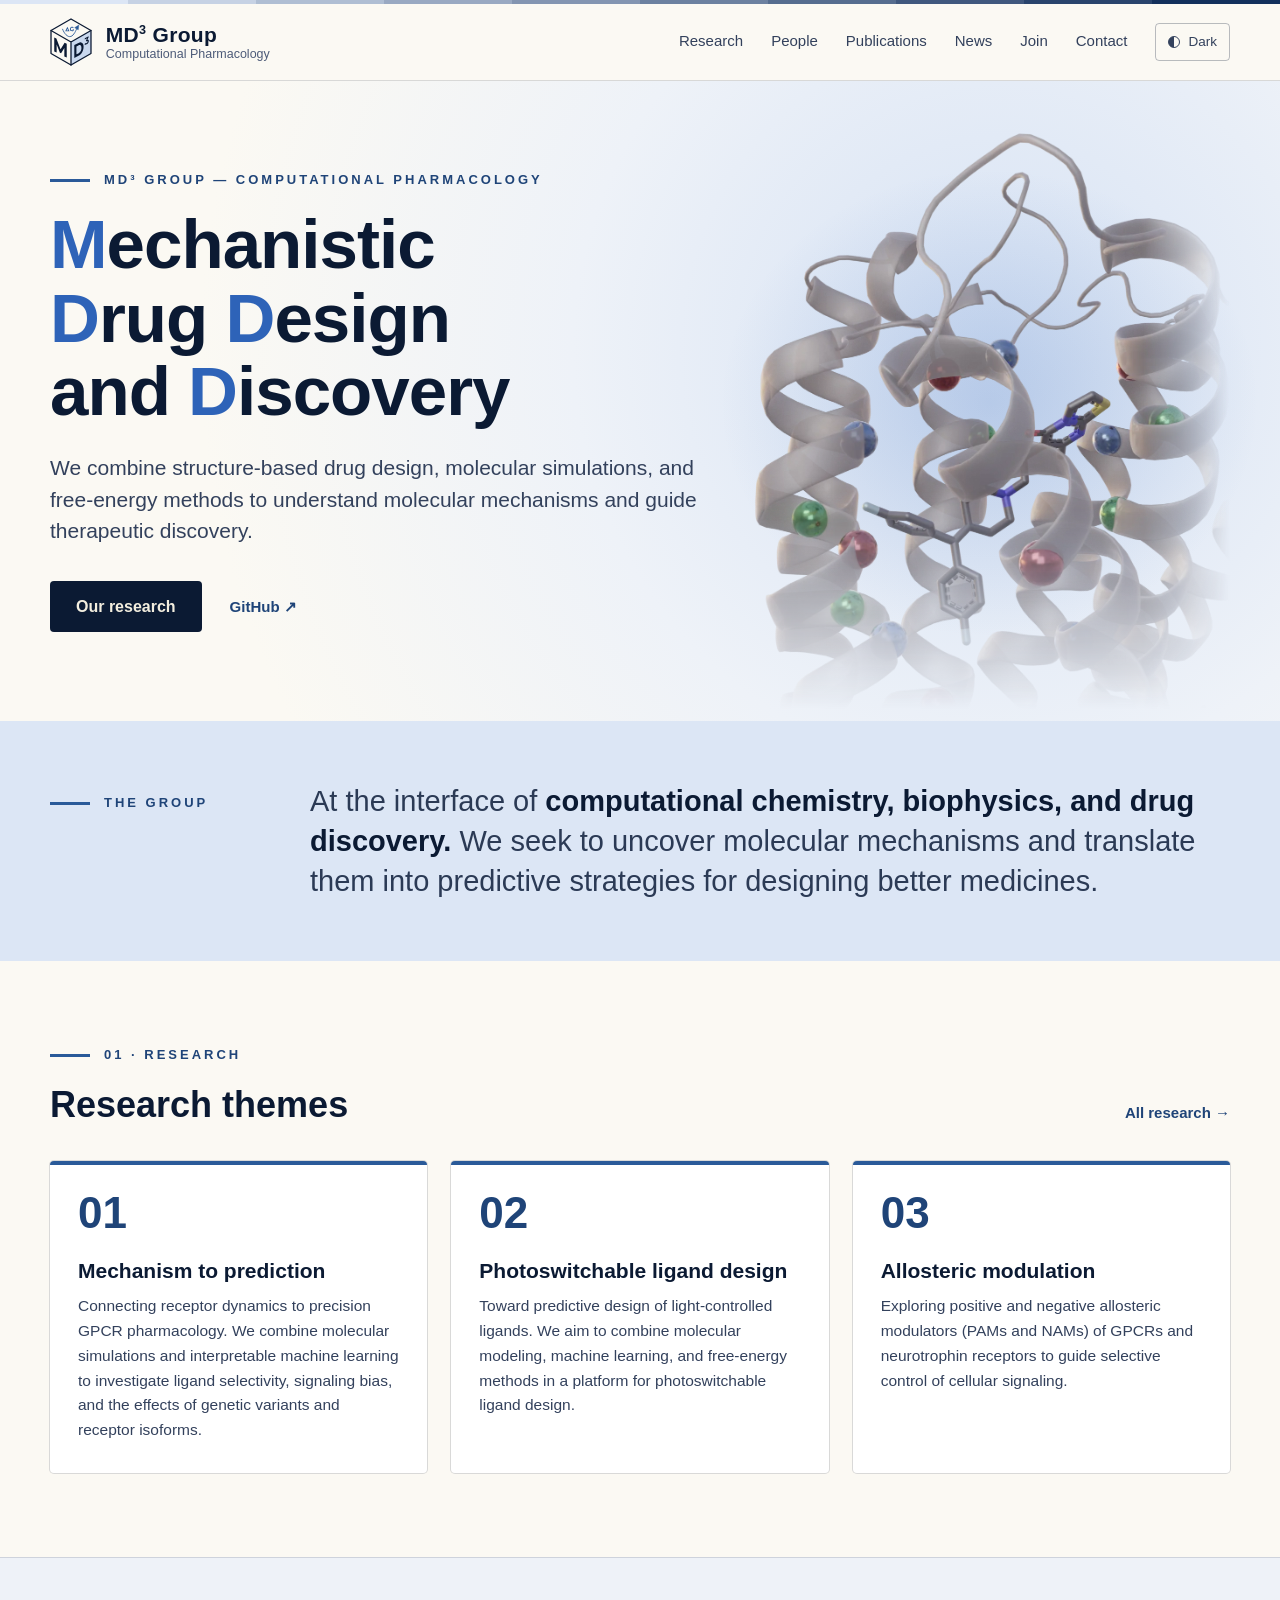
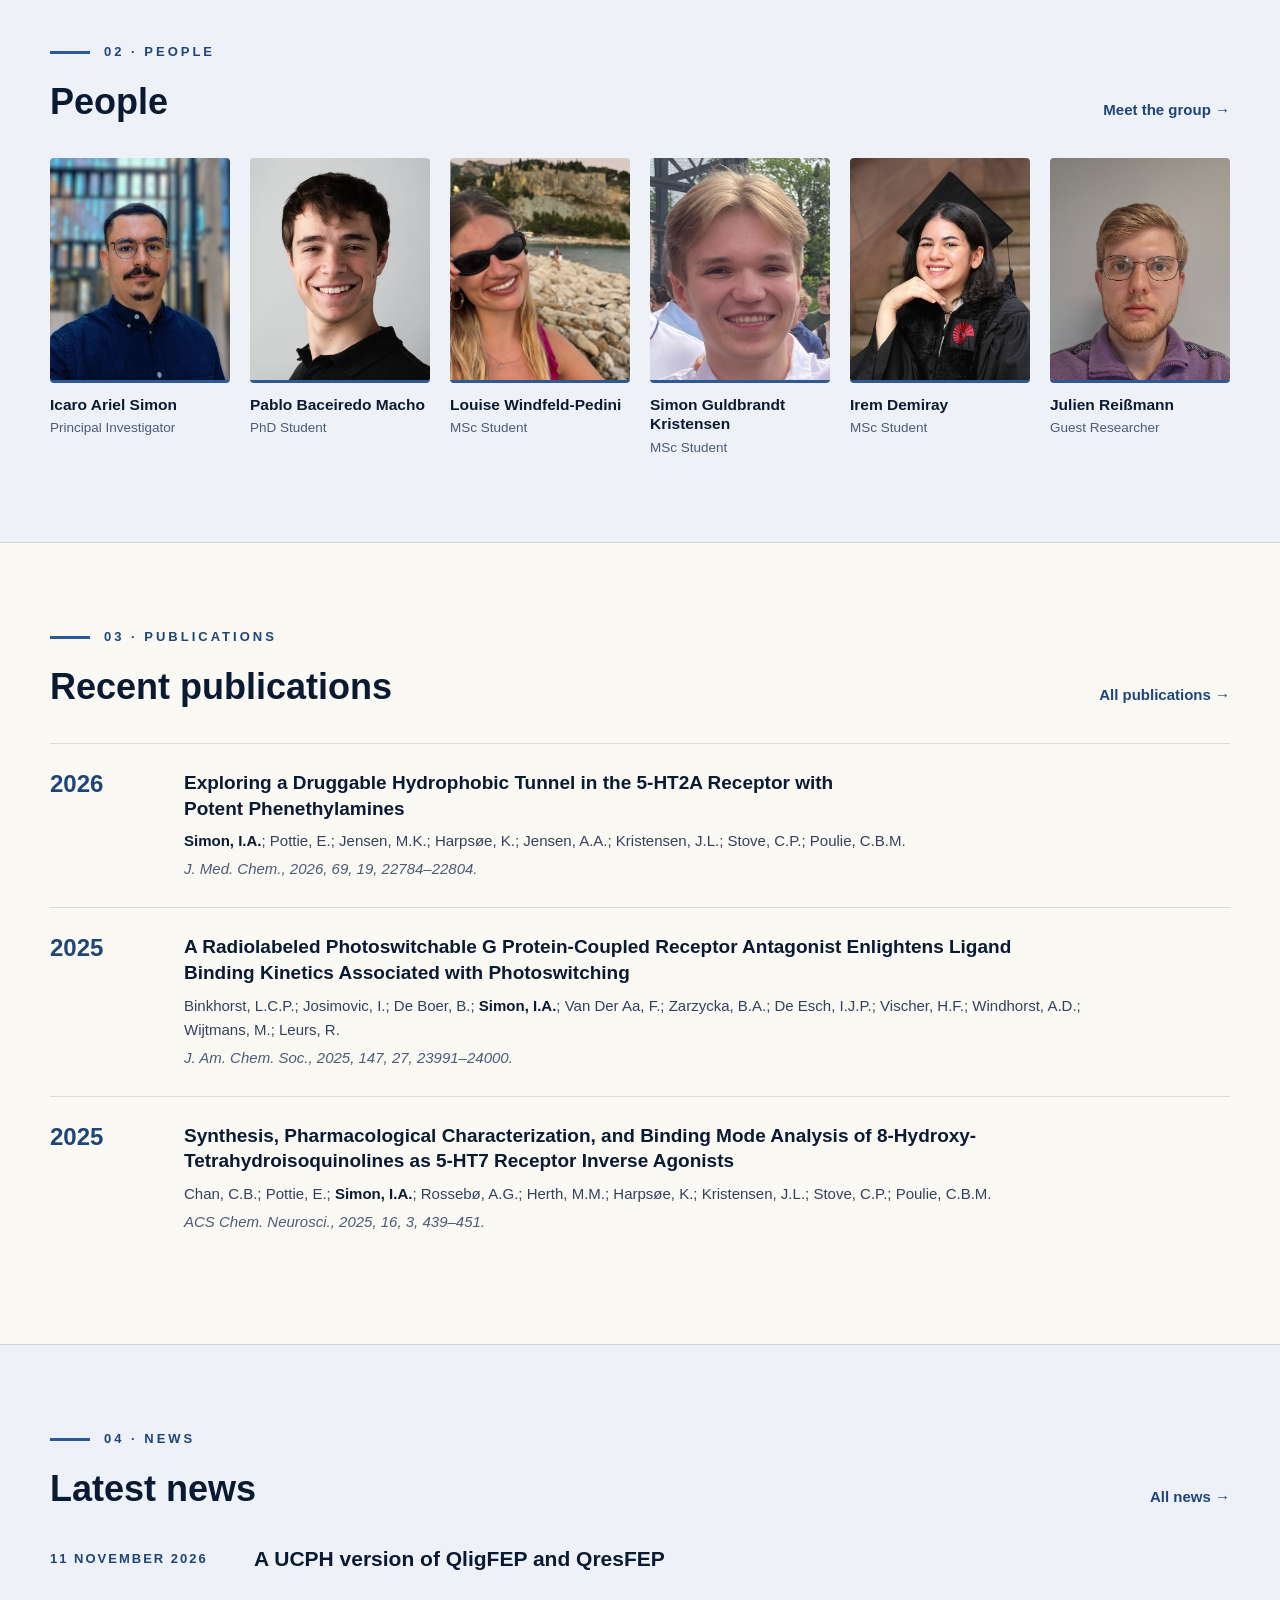
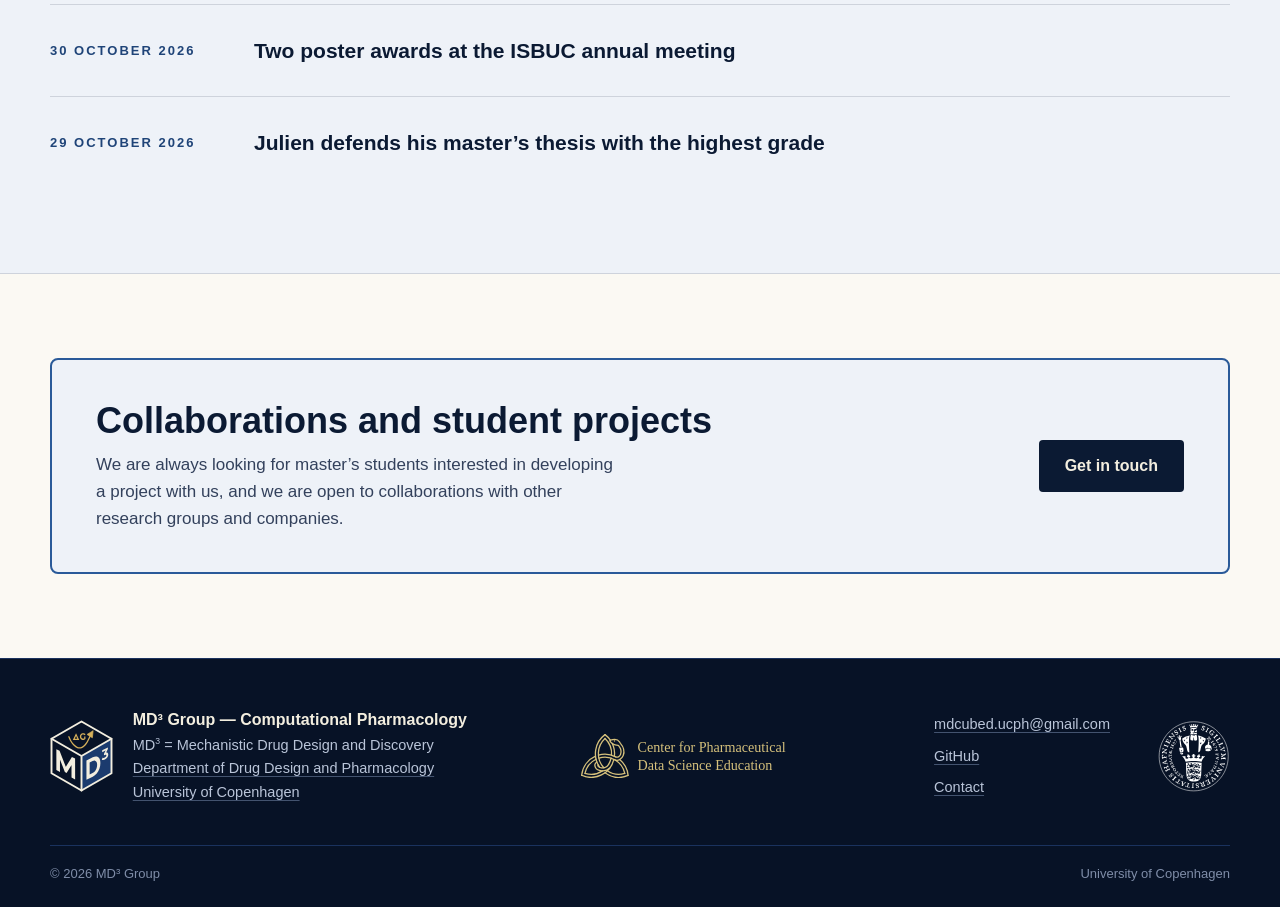
<file: site/index.html>
<!doctype html>
<html lang="en" data-theme="light">
<head>
  <meta charset="utf-8">
  <meta name="viewport" content="width=device-width, initial-scale=1">
  <title>MD³ Group — Computational Pharmacology | Mechanistic Drug Design and Discovery</title>
  <meta name="description" content="We combine structure-based drug design, molecular simulations, and free-energy methods to understand molecular mechanisms and guide therapeutic discovery.">
  <meta name="theme-color" content="#0B1A33">
  <meta property="og:title" content="Mechanistic Drug Design and Discovery | MD³ Group — Computational Pharmacology">
  <meta property="og:site_name" content="MD³ Group — Computational Pharmacology">
  <meta property="og:description" content="We combine structure-based drug design, molecular simulations, and free-energy methods to understand molecular mechanisms and guide therapeutic discovery.">
  <script>
    /* Light is the default (data-theme on <html>); a visitor who picked the dark theme keeps it.
       To make dark the default instead, swap 'light' and 'dark' here and on the <html> tag. */
    try {
      document.documentElement.dataset.theme = localStorage.getItem('theme') === 'dark' ? 'dark' : 'light';
    } catch (e) {}
  </script>
  <script type="application/ld+json">
    {"@context": "https://schema.org", "@type": "ResearchOrganization",
     "name": "MD\u00b3 Group",
     "alternateName": ["Computational Pharmacology", "Mechanistic Drug Design and Discovery"],
     "url": "https://mdcubed.github.io/", "email": "mdcubed.ucph@gmail.com", "sameAs": ["https://github.com/mdcubed"],
     "parentOrganization": {"@type": "CollegeOrUniversity", "name": "University of Copenhagen", "url": "https://www.ku.dk/en"}}
  </script>
  <link rel="icon" type="image/svg+xml" href="assets/logo/md3-mark-solid.svg">
  <link rel="stylesheet" href="assets/style.css?v=2c817d32">
  <script defer src="assets/main.js?v=2c817d32"></script>
</head>
<body class="page-home">
  <a class="skip" href="#main">Skip to content</a>

  <div class="ramp" aria-hidden="true"><span></span><span></span><span></span><span></span><span></span><span></span><span></span><span></span><span></span><span></span></div>

  <header class="site-header">
    <div class="container header-inner">
      <a class="brand" href="index.html" aria-label="MD³ Group — Computational Pharmacology, home">
        <img class="only-dark" src="assets/logo/md3-mark-dark.svg" width="42" height="48" alt="">
        <img class="only-light" src="assets/logo/md3-mark-blue.svg" width="42" height="48" alt="">
        <span class="brand-text">
          <span class="brand-name">MD<sup>3</sup> Group</span>
          <span class="brand-sub">Computational Pharmacology</span>
        </span>
      </a>
      <button class="theme-toggle" type="button" hidden></button>
      <button class="menu-toggle" aria-expanded="false" aria-controls="navigation">Menu</button>
      <nav id="navigation" aria-label="Main navigation">
        <a href="research.html">Research</a>
        <a href="people.html">People</a>
        <a href="publications.html">Publications</a>
        <a href="news.html">News</a>
        <a href="join.html">Join</a>
        <a href="contact.html">Contact</a>
      </nav>
    </div>
  </header>

  <main id="main">
<section class="hero">
  <div class="container hero-inner">
    <div class="hero-copy">
      <p class="eyebrow">MD³ Group — Computational Pharmacology</p>
      <h1><span class="initial">M</span>echanistic <span class="initial">D</span>rug <span class="initial">D</span>esign and <span class="initial">D</span>iscovery</h1>
      <p class="lead">We combine structure-based drug design, molecular simulations, and free-energy methods to understand molecular mechanisms and guide therapeutic discovery.</p>
      <div class="actions">
        <a class="button" href="research.html">Our research</a>
        <a class="link-arrow" href="https://github.com/mdcubed">GitHub</a>
      </div>
    </div>
    <figure class="hero-figure">
      <img src="assets/receptor.webp" alt="Molecular rendering of a receptor with its transmembrane helices, a bound ligand, and highlighted residues" width="1100" height="1412">
    </figure>
  </div>
</section>

<section class="cream">
  <div class="container statement">
    <p class="eyebrow">The group</p>
    <div class="statement-text"><p>At the interface of <strong>computational chemistry, biophysics, and drug discovery.</strong> We seek to uncover molecular mechanisms and translate them into predictive strategies for designing better medicines.</p></div>
  </div>
</section>

<section class="section">
  <div class="container">
    <div class="section-head">
      <div>
        <p class="eyebrow">01 · Research</p>
        <h2>Research themes</h2>
      </div>
      <a class="link-arrow" href="research.html">All research</a>
    </div>
    <div class="cards">
      <a class="card" href="research.html#mechanism-to-prediction">
        <span class="card-number">01</span>
        <h3>Mechanism to prediction</h3>
        <p>Connecting receptor dynamics to precision GPCR pharmacology. We combine molecular simulations and interpretable machine learning to investigate ligand selectivity, signaling bias, and the effects of genetic variants and receptor isoforms.</p>
      </a>
      <a class="card" href="research.html#photoswitchable-ligand-design">
        <span class="card-number">02</span>
        <h3>Photoswitchable ligand design</h3>
        <p>Toward predictive design of light-controlled ligands. We aim to combine molecular modeling, machine learning, and free-energy methods in a platform for photoswitchable ligand design.</p>
      </a>
      <a class="card" href="research.html#allosteric-modulation">
        <span class="card-number">03</span>
        <h3>Allosteric modulation</h3>
        <p>Exploring positive and negative allosteric modulators (PAMs and NAMs) of GPCRs and neurotrophin receptors to guide selective control of cellular signaling.</p>
      </a>
    </div>
  </div>
</section>

<section class="section section-alt">
  <div class="container">
    <div class="section-head">
      <div>
        <p class="eyebrow">02 · People</p>
        <h2>People</h2>
      </div>
      <a class="link-arrow" href="people.html">Meet the group</a>
    </div>
    <ul class="faces">
      <li>
        <a href="people.html#icaro-simon">
          <img src="assets/people/icaro-simon.jpg" alt="" loading="lazy">
          <span class="face-name">Icaro Ariel Simon</span>
          <span class="face-role">Principal Investigator</span>
        </a>
      </li>
      <li>
        <a href="people.html#pablo-baceiredo-macho">
          <img src="assets/people/pablo-baceiredo-macho.jpg" alt="" loading="lazy">
          <span class="face-name">Pablo Baceiredo Macho</span>
          <span class="face-role">PhD Student</span>
        </a>
      </li>
      <li>
        <a href="people.html#louise-windfeld-pedini">
          <img src="assets/people/louise-windfeld-pedini.jpg" alt="" loading="lazy">
          <span class="face-name">Louise Windfeld-Pedini</span>
          <span class="face-role">MSc Student</span>
        </a>
      </li>
      <li>
        <a href="people.html#simon-guldbrandt-kristensen">
          <img src="assets/people/simon-guldbrandt-kristensen.jpg" alt="" loading="lazy">
          <span class="face-name">Simon Guldbrandt Kristensen</span>
          <span class="face-role">MSc Student</span>
        </a>
      </li>
      <li>
        <a href="people.html#irem-demiray">
          <img src="assets/people/irem-demiray.jpeg" alt="" loading="lazy">
          <span class="face-name">Irem Demiray</span>
          <span class="face-role">MSc Student</span>
        </a>
      </li>
      <li>
        <a href="people.html#julien-reissmann">
          <img src="assets/people/julien-reissmann.jpg" alt="" loading="lazy">
          <span class="face-name">Julien Reißmann</span>
          <span class="face-role">Guest Researcher</span>
        </a>
      </li>
    </ul>
  </div>
</section>

<section class="section">
  <div class="container">
    <div class="section-head">
      <div>
        <p class="eyebrow">03 · Publications</p>
        <h2>Recent publications</h2>
      </div>
      <a class="link-arrow" href="publications.html">All publications</a>
    </div>
    <ol class="pub-list">
<li class="pub">
  <span class="pub-year">2026</span>
  <div>
    <h3><a href="https://doi.org/10.1021/acs.jmedchem.6c01973">Exploring a Druggable Hydrophobic Tunnel in the 5-HT2A Receptor with Potent Phenethylamines</a></h3>
    <p class="pub-authors"><strong>Simon, I.A.</strong>; Pottie, E.; Jensen, M.K.; Harpsøe, K.; Jensen, A.A.; Kristensen, J.L.; Stove, C.P.; Poulie, C.B.M.</p>
    <p class="pub-journal">J. Med. Chem., 2026, 69, 19, 22784–22804.</p>
  </div>
</li><li class="pub">
  <span class="pub-year">2025</span>
  <div>
    <h3><a href="https://doi.org/10.1021/jacs.5c07349">A Radiolabeled Photoswitchable G Protein-Coupled Receptor Antagonist Enlightens Ligand Binding Kinetics Associated with Photoswitching</a></h3>
    <p class="pub-authors">Binkhorst, L.C.P.; Josimovic, I.; De Boer, B.; <strong>Simon, I.A.</strong>; Van Der Aa, F.; Zarzycka, B.A.; De Esch, I.J.P.; Vischer, H.F.; Windhorst, A.D.; Wijtmans, M.; Leurs, R.</p>
    <p class="pub-journal">J. Am. Chem. Soc., 2025, 147, 27, 23991–24000.</p>
  </div>
</li><li class="pub">
  <span class="pub-year">2025</span>
  <div>
    <h3><a href="https://doi.org/10.1021/acschemneuro.4c00667">Synthesis, Pharmacological Characterization, and Binding Mode Analysis of 8-Hydroxy-Tetrahydroisoquinolines as 5-HT7 Receptor Inverse Agonists</a></h3>
    <p class="pub-authors">Chan, C.B.; Pottie, E.; <strong>Simon, I.A.</strong>; Rossebø, A.G.; Herth, M.M.; Harpsøe, K.; Kristensen, J.L.; Stove, C.P.; Poulie, C.B.M.</p>
    <p class="pub-journal">ACS Chem. Neurosci., 2025, 16, 3, 439–451.</p>
  </div>
</li>    </ol>
  </div>
</section>

<section class="section section-alt">
  <div class="container">
    <div class="section-head">
      <div>
        <p class="eyebrow">04 · News</p>
        <h2>Latest news</h2>
      </div>
      <a class="link-arrow" href="news.html">All news</a>
    </div>
    <div class="news-list">
      <article class="news-item">
        <p class="news-date">11 November 2026</p>
        <div><h3><a href="news.html#2026-11-11-ucph-qligfep-qresfep">A UCPH version of QligFEP and QresFEP</a></h3></div>
      </article>
      <article class="news-item">
        <p class="news-date">30 October 2026</p>
        <div><h3><a href="news.html#2026-10-30-isbuc-poster-awards">Two poster awards at the ISBUC annual meeting</a></h3></div>
      </article>
      <article class="news-item">
        <p class="news-date">29 October 2026</p>
        <div><h3><a href="news.html#2026-10-29-julien-thesis-defence">Julien defends his master’s thesis with the highest grade</a></h3></div>
      </article>
    </div>
  </div>
</section>

<section class="section">
  <div class="container">
    <div class="ask">
      <div>
        <h2>Collaborations and student projects</h2>
        <p>We are always looking for master’s students interested in developing a project with us, and we are open to collaborations with other research groups and companies.</p>
      </div>
      <a class="button" href="mailto:mdcubed.ucph@gmail.com">Get in touch</a>
    </div>
  </div>
</section>
  </main>

  <footer class="site-footer">
    <div class="container footer-inner">
      <div class="footer-about">
        <img class="footer-mark" src="assets/logo/md3-mark-dark.svg" width="63" height="72" alt="" loading="lazy">
        <p>
          <strong>MD³ Group — Computational Pharmacology</strong><br>
          MD<sup>3</sup> = Mechanistic Drug Design and Discovery<br>
          <a href="https://drug.ku.dk/">Department of Drug Design and Pharmacology</a><br>
          <a href="https://www.ku.dk/en">University of Copenhagen</a>
        </p>
      </div>
      <a class="footer-partner" href="https://cpdse.dk/">
        <img src="assets/cpdse-logo.svg" alt="CPDSE — Center for Pharmaceutical Data Science Education" width="240" height="44" loading="lazy">
      </a>
      <ul class="footer-links">
        <li><a href="mailto:mdcubed.ucph@gmail.com">mdcubed.ucph@gmail.com</a></li>
        <li><a href="https://github.com/mdcubed">GitHub</a></li>
        <li><a href="contact.html">Contact</a></li>
      </ul>
      <a class="footer-institution" href="https://www.ku.dk/en">
        <img src="assets/ku-seal-white.svg" alt="University of Copenhagen" width="72" height="72" loading="lazy">
      </a>
    </div>
    <div class="container footer-base">
      <span>© 2026 MD³ Group</span>
      <span>University of Copenhagen</span>
    </div>
  </footer>
</body>
</html>
</file>
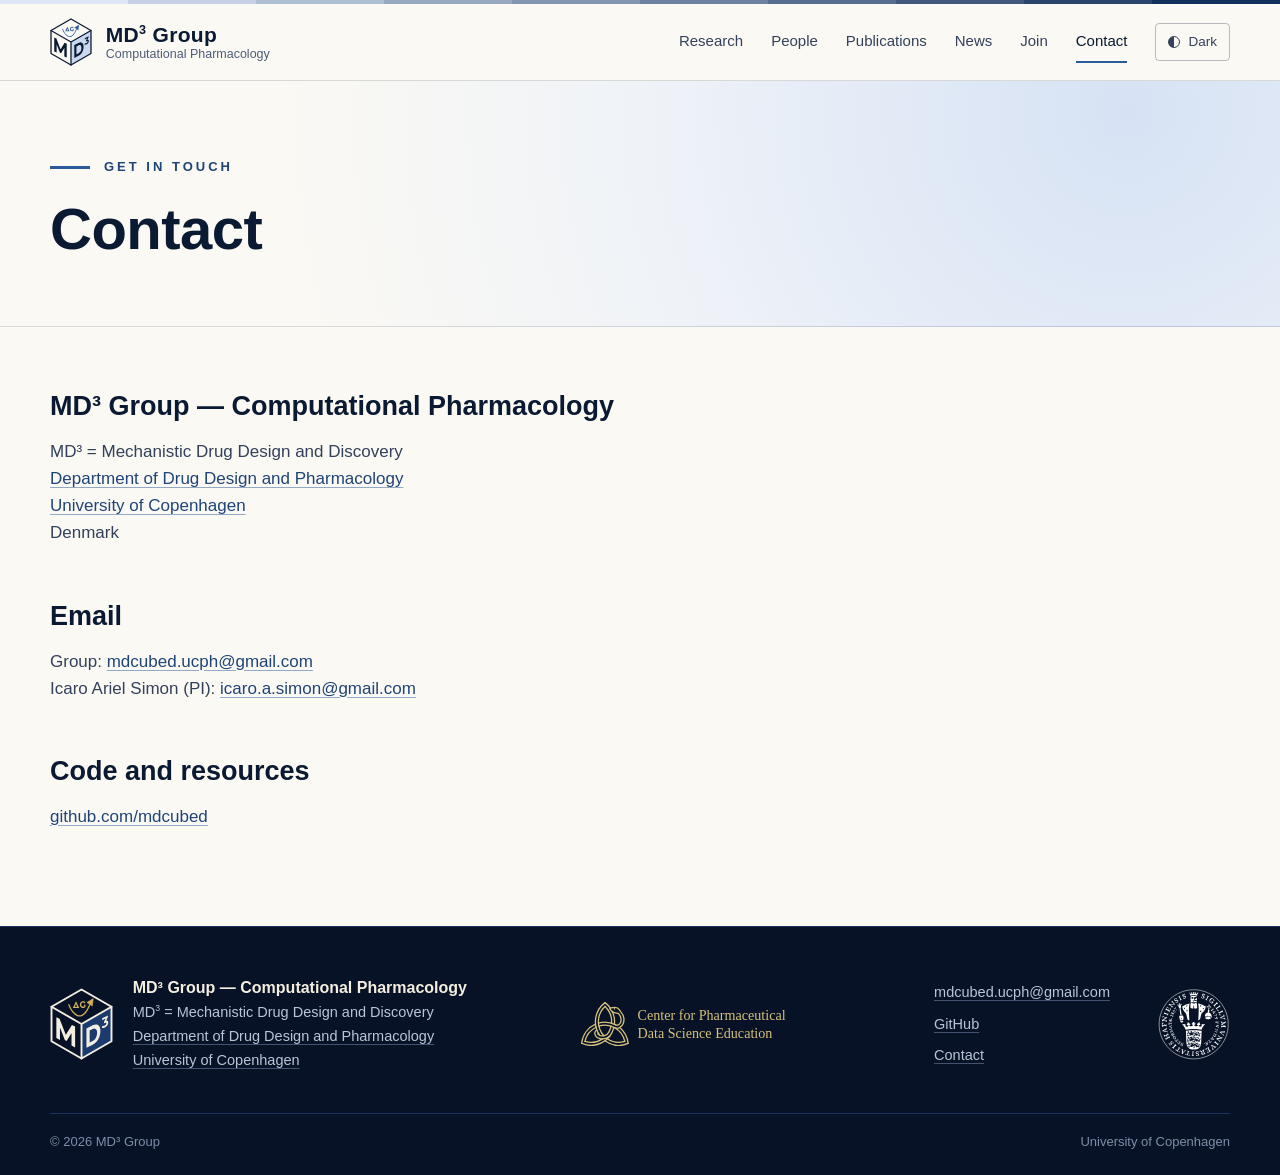
<file: site/contact.html>
<!doctype html>
<html lang="en" data-theme="light">
<head>
  <meta charset="utf-8">
  <meta name="viewport" content="width=device-width, initial-scale=1">
  <title>Contact | MD³ Group — Computational Pharmacology</title>
  <meta name="description" content="We combine structure-based drug design, molecular simulations, and free-energy methods to understand molecular mechanisms and guide therapeutic discovery.">
  <meta name="theme-color" content="#0B1A33">
  <meta property="og:title" content="Contact | MD³ Group — Computational Pharmacology">
  <meta property="og:site_name" content="MD³ Group — Computational Pharmacology">
  <meta property="og:description" content="We combine structure-based drug design, molecular simulations, and free-energy methods to understand molecular mechanisms and guide therapeutic discovery.">
  <script>
    /* Light is the default (data-theme on <html>); a visitor who picked the dark theme keeps it.
       To make dark the default instead, swap 'light' and 'dark' here and on the <html> tag. */
    try {
      document.documentElement.dataset.theme = localStorage.getItem('theme') === 'dark' ? 'dark' : 'light';
    } catch (e) {}
  </script>
  <script type="application/ld+json">
    {"@context": "https://schema.org", "@type": "ResearchOrganization",
     "name": "MD\u00b3 Group",
     "alternateName": ["Computational Pharmacology", "Mechanistic Drug Design and Discovery"],
     "url": "https://mdcubed.github.io/", "email": "mdcubed.ucph@gmail.com", "sameAs": ["https://github.com/mdcubed"],
     "parentOrganization": {"@type": "CollegeOrUniversity", "name": "University of Copenhagen", "url": "https://www.ku.dk/en"}}
  </script>
  <link rel="icon" type="image/svg+xml" href="assets/logo/md3-mark-solid.svg">
  <link rel="stylesheet" href="assets/style.css?v=2c817d32">
  <script defer src="assets/main.js?v=2c817d32"></script>
</head>
<body class="page-contact">
  <a class="skip" href="#main">Skip to content</a>

  <div class="ramp" aria-hidden="true"><span></span><span></span><span></span><span></span><span></span><span></span><span></span><span></span><span></span><span></span></div>

  <header class="site-header">
    <div class="container header-inner">
      <a class="brand" href="index.html" aria-label="MD³ Group — Computational Pharmacology, home">
        <img class="only-dark" src="assets/logo/md3-mark-dark.svg" width="42" height="48" alt="">
        <img class="only-light" src="assets/logo/md3-mark-blue.svg" width="42" height="48" alt="">
        <span class="brand-text">
          <span class="brand-name">MD<sup>3</sup> Group</span>
          <span class="brand-sub">Computational Pharmacology</span>
        </span>
      </a>
      <button class="theme-toggle" type="button" hidden></button>
      <button class="menu-toggle" aria-expanded="false" aria-controls="navigation">Menu</button>
      <nav id="navigation" aria-label="Main navigation">
        <a href="research.html">Research</a>
        <a href="people.html">People</a>
        <a href="publications.html">Publications</a>
        <a href="news.html">News</a>
        <a href="join.html">Join</a>
        <a href="contact.html" aria-current="page">Contact</a>
      </nav>
    </div>
  </header>

  <main id="main">
    <section class="page-head band-b">
      <div class="container">
        <div>
          <p class="eyebrow">Get in touch</p>
          <h1>Contact</h1>
        </div>
      </div>
    </section>
    <div class="container page-body">
<div class="prose"><h2>MD³ Group — Computational Pharmacology</h2>
<p>MD³ = Mechanistic Drug Design and Discovery<br />
<a href="https://drug.ku.dk/">Department of Drug Design and Pharmacology</a><br />
<a href="https://www.ku.dk/en">University of Copenhagen</a><br />
Denmark</p>
<h2>Email</h2>
<p>Group: <a href="mailto:mdcubed.ucph@gmail.com">mdcubed.ucph@gmail.com</a><br />
Icaro Ariel Simon (PI): <a href="mailto:icaro.a.simon@gmail.com">icaro.a.simon@gmail.com</a></p>
<h2>Code and resources</h2>
<p><a href="https://github.com/mdcubed">github.com/mdcubed</a></p></div>
    </div>
  </main>

  <footer class="site-footer">
    <div class="container footer-inner">
      <div class="footer-about">
        <img class="footer-mark" src="assets/logo/md3-mark-dark.svg" width="63" height="72" alt="" loading="lazy">
        <p>
          <strong>MD³ Group — Computational Pharmacology</strong><br>
          MD<sup>3</sup> = Mechanistic Drug Design and Discovery<br>
          <a href="https://drug.ku.dk/">Department of Drug Design and Pharmacology</a><br>
          <a href="https://www.ku.dk/en">University of Copenhagen</a>
        </p>
      </div>
      <a class="footer-partner" href="https://cpdse.dk/">
        <img src="assets/cpdse-logo.svg" alt="CPDSE — Center for Pharmaceutical Data Science Education" width="240" height="44" loading="lazy">
      </a>
      <ul class="footer-links">
        <li><a href="mailto:mdcubed.ucph@gmail.com">mdcubed.ucph@gmail.com</a></li>
        <li><a href="https://github.com/mdcubed">GitHub</a></li>
        <li><a href="contact.html">Contact</a></li>
      </ul>
      <a class="footer-institution" href="https://www.ku.dk/en">
        <img src="assets/ku-seal-white.svg" alt="University of Copenhagen" width="72" height="72" loading="lazy">
      </a>
    </div>
    <div class="container footer-base">
      <span>© 2026 MD³ Group</span>
      <span>University of Copenhagen</span>
    </div>
  </footer>
</body>
</html>
</file>
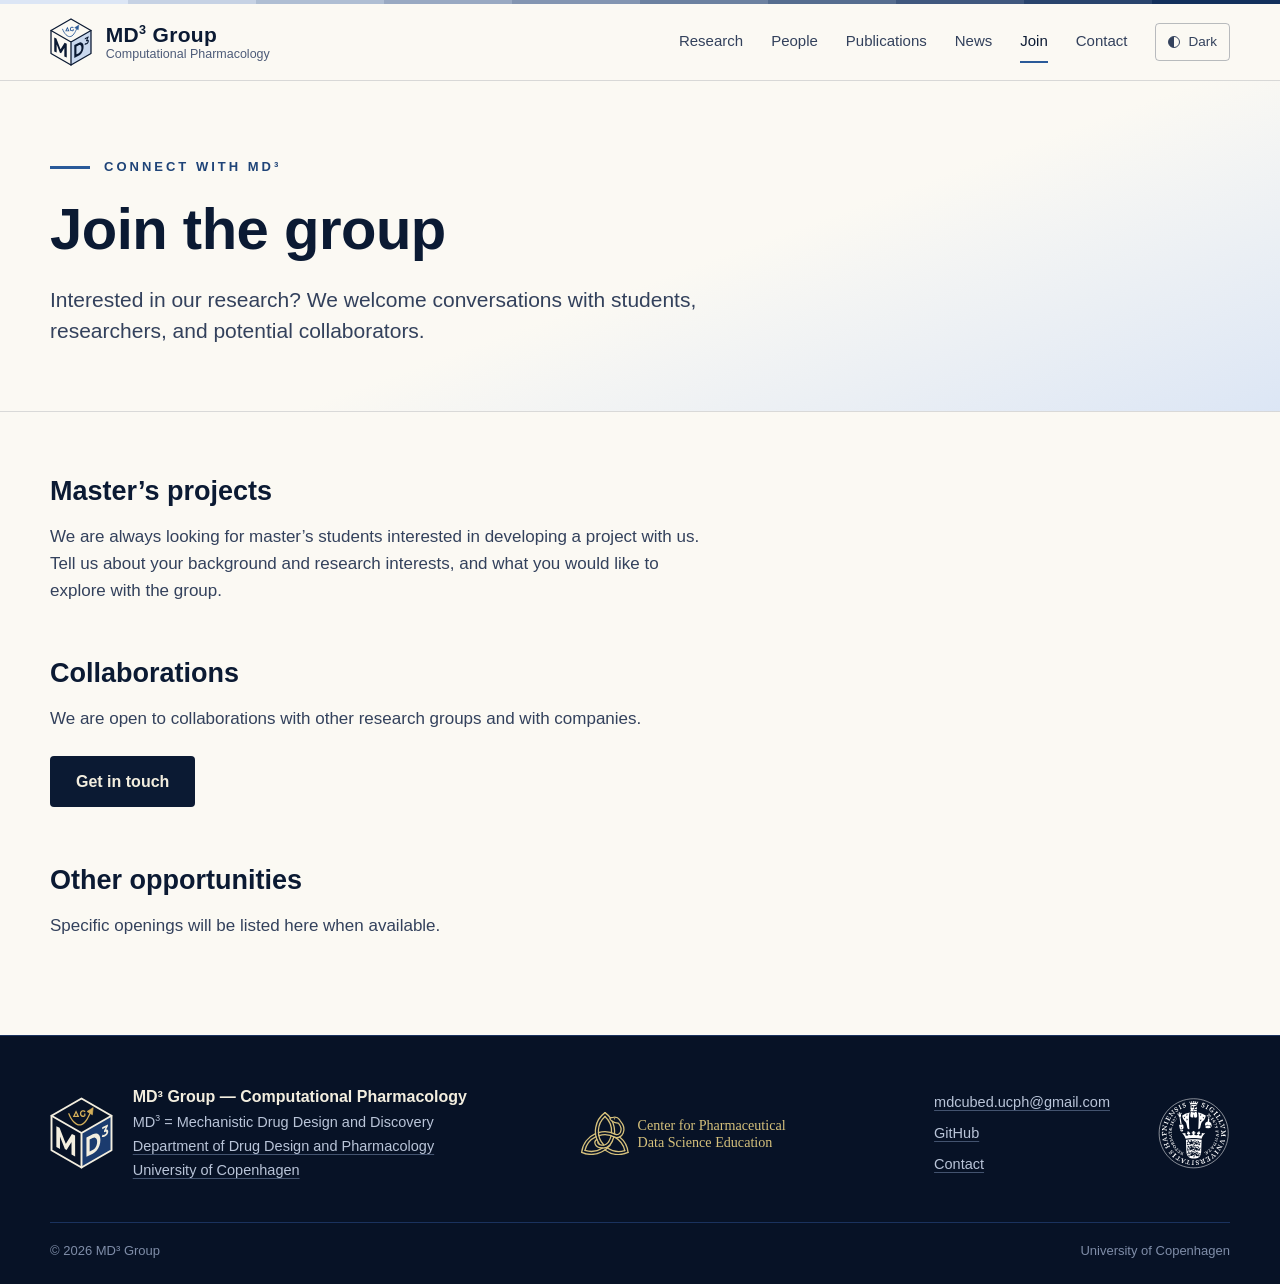
<file: site/join.html>
<!doctype html>
<html lang="en" data-theme="light">
<head>
  <meta charset="utf-8">
  <meta name="viewport" content="width=device-width, initial-scale=1">
  <title>Join | MD³ Group — Computational Pharmacology</title>
  <meta name="description" content="Interested in our research? We welcome conversations with students, researchers, and potential collaborators.">
  <meta name="theme-color" content="#0B1A33">
  <meta property="og:title" content="Join | MD³ Group — Computational Pharmacology">
  <meta property="og:site_name" content="MD³ Group — Computational Pharmacology">
  <meta property="og:description" content="Interested in our research? We welcome conversations with students, researchers, and potential collaborators.">
  <script>
    /* Light is the default (data-theme on <html>); a visitor who picked the dark theme keeps it.
       To make dark the default instead, swap 'light' and 'dark' here and on the <html> tag. */
    try {
      document.documentElement.dataset.theme = localStorage.getItem('theme') === 'dark' ? 'dark' : 'light';
    } catch (e) {}
  </script>
  <script type="application/ld+json">
    {"@context": "https://schema.org", "@type": "ResearchOrganization",
     "name": "MD\u00b3 Group",
     "alternateName": ["Computational Pharmacology", "Mechanistic Drug Design and Discovery"],
     "url": "https://mdcubed.github.io/", "email": "mdcubed.ucph@gmail.com", "sameAs": ["https://github.com/mdcubed"],
     "parentOrganization": {"@type": "CollegeOrUniversity", "name": "University of Copenhagen", "url": "https://www.ku.dk/en"}}
  </script>
  <link rel="icon" type="image/svg+xml" href="assets/logo/md3-mark-solid.svg">
  <link rel="stylesheet" href="assets/style.css?v=2c817d32">
  <script defer src="assets/main.js?v=2c817d32"></script>
</head>
<body class="page-join">
  <a class="skip" href="#main">Skip to content</a>

  <div class="ramp" aria-hidden="true"><span></span><span></span><span></span><span></span><span></span><span></span><span></span><span></span><span></span><span></span></div>

  <header class="site-header">
    <div class="container header-inner">
      <a class="brand" href="index.html" aria-label="MD³ Group — Computational Pharmacology, home">
        <img class="only-dark" src="assets/logo/md3-mark-dark.svg" width="42" height="48" alt="">
        <img class="only-light" src="assets/logo/md3-mark-blue.svg" width="42" height="48" alt="">
        <span class="brand-text">
          <span class="brand-name">MD<sup>3</sup> Group</span>
          <span class="brand-sub">Computational Pharmacology</span>
        </span>
      </a>
      <button class="theme-toggle" type="button" hidden></button>
      <button class="menu-toggle" aria-expanded="false" aria-controls="navigation">Menu</button>
      <nav id="navigation" aria-label="Main navigation">
        <a href="research.html">Research</a>
        <a href="people.html">People</a>
        <a href="publications.html">Publications</a>
        <a href="news.html">News</a>
        <a href="join.html" aria-current="page">Join</a>
        <a href="contact.html">Contact</a>
      </nav>
    </div>
  </header>

  <main id="main">
    <section class="page-head band-a">
      <div class="container">
        <div>
          <p class="eyebrow">Connect with MD³</p>
          <h1>Join the group</h1>
<p class="lead">Interested in our research? We welcome conversations with students, researchers, and potential collaborators.</p>        </div>
      </div>
    </section>
    <div class="container page-body">
<div class="prose"><h2>Master’s projects</h2>
<p>We are always looking for master’s students interested in developing a project with us. Tell us about your background and research interests, and what you would like to explore with the group.</p>
<h2>Collaborations</h2>
<p>We are open to collaborations with other research groups and with companies.</p>
<p><a class="button" href="mailto:mdcubed.ucph@gmail.com">Get in touch</a></p>
<h2>Other opportunities</h2>
<p>Specific openings will be listed here when available.</p></div>
    </div>
  </main>

  <footer class="site-footer">
    <div class="container footer-inner">
      <div class="footer-about">
        <img class="footer-mark" src="assets/logo/md3-mark-dark.svg" width="63" height="72" alt="" loading="lazy">
        <p>
          <strong>MD³ Group — Computational Pharmacology</strong><br>
          MD<sup>3</sup> = Mechanistic Drug Design and Discovery<br>
          <a href="https://drug.ku.dk/">Department of Drug Design and Pharmacology</a><br>
          <a href="https://www.ku.dk/en">University of Copenhagen</a>
        </p>
      </div>
      <a class="footer-partner" href="https://cpdse.dk/">
        <img src="assets/cpdse-logo.svg" alt="CPDSE — Center for Pharmaceutical Data Science Education" width="240" height="44" loading="lazy">
      </a>
      <ul class="footer-links">
        <li><a href="mailto:mdcubed.ucph@gmail.com">mdcubed.ucph@gmail.com</a></li>
        <li><a href="https://github.com/mdcubed">GitHub</a></li>
        <li><a href="contact.html">Contact</a></li>
      </ul>
      <a class="footer-institution" href="https://www.ku.dk/en">
        <img src="assets/ku-seal-white.svg" alt="University of Copenhagen" width="72" height="72" loading="lazy">
      </a>
    </div>
    <div class="container footer-base">
      <span>© 2026 MD³ Group</span>
      <span>University of Copenhagen</span>
    </div>
  </footer>
</body>
</html>
</file>
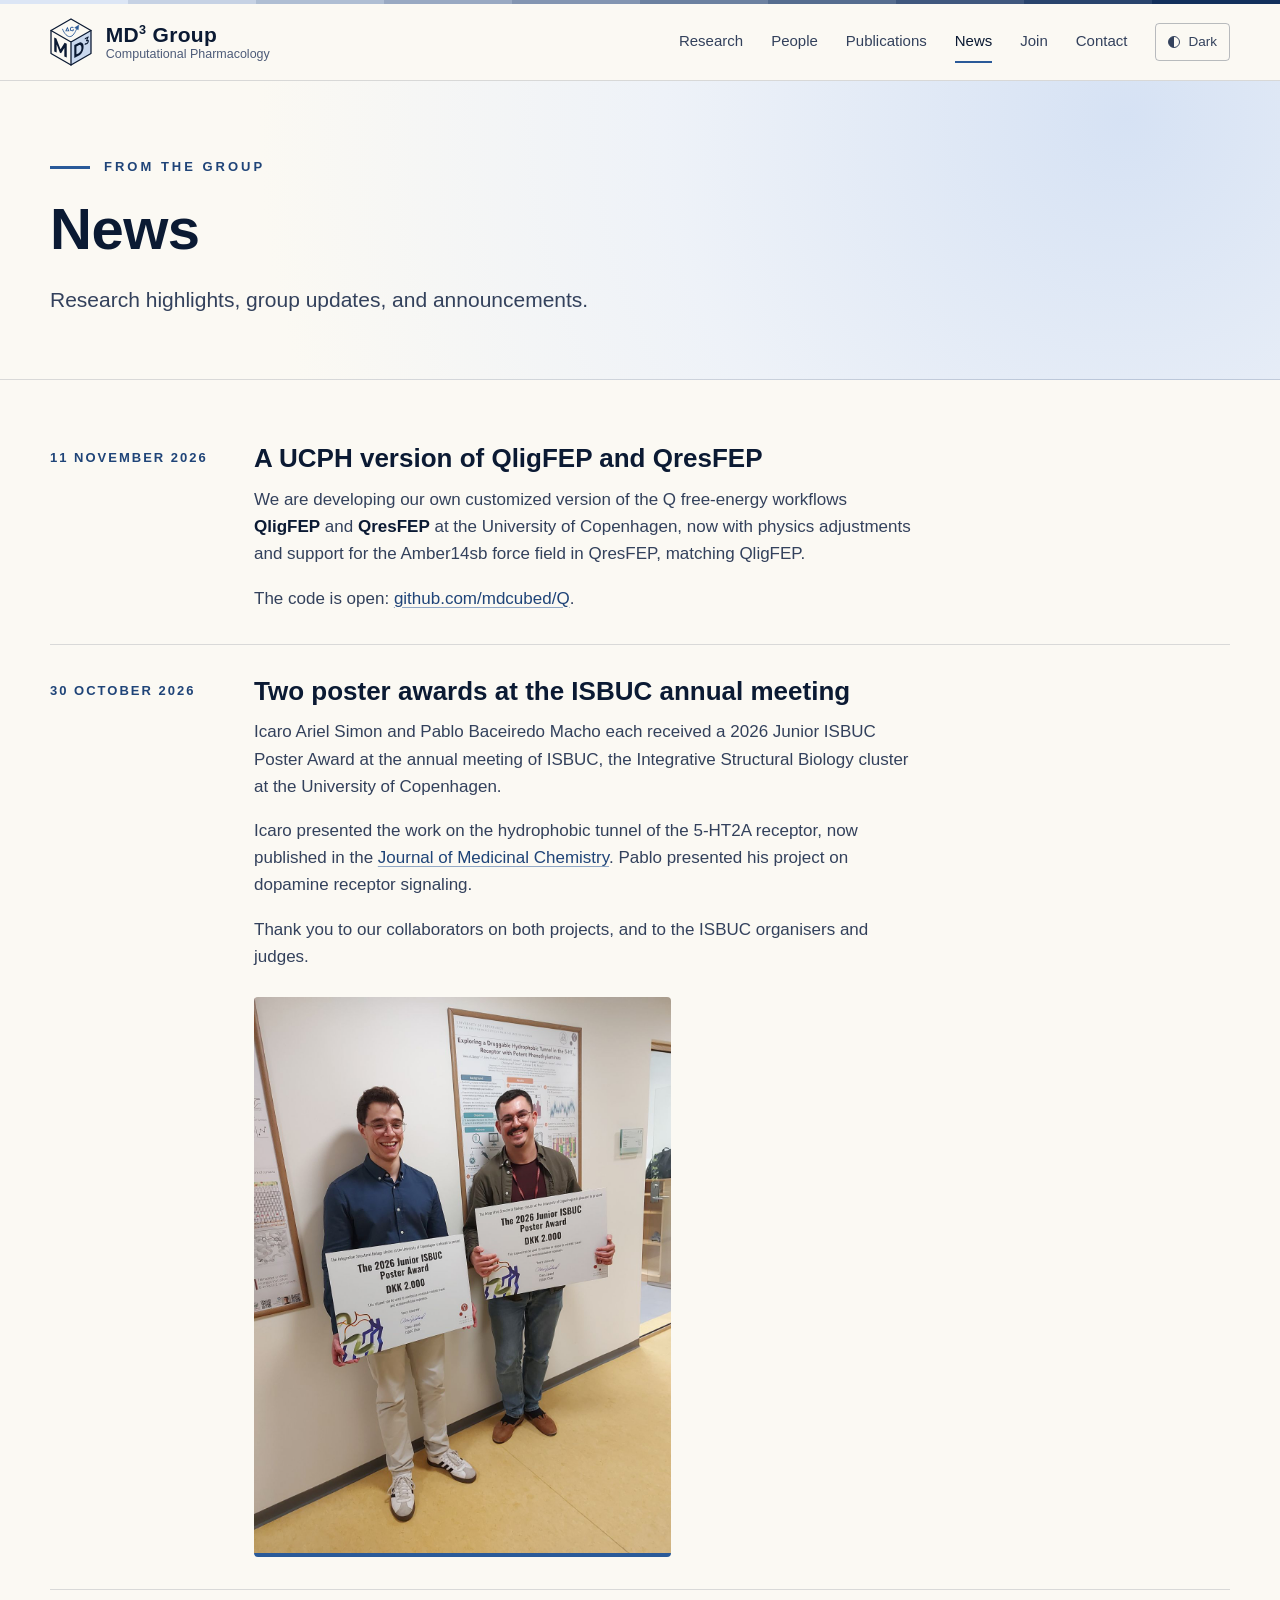
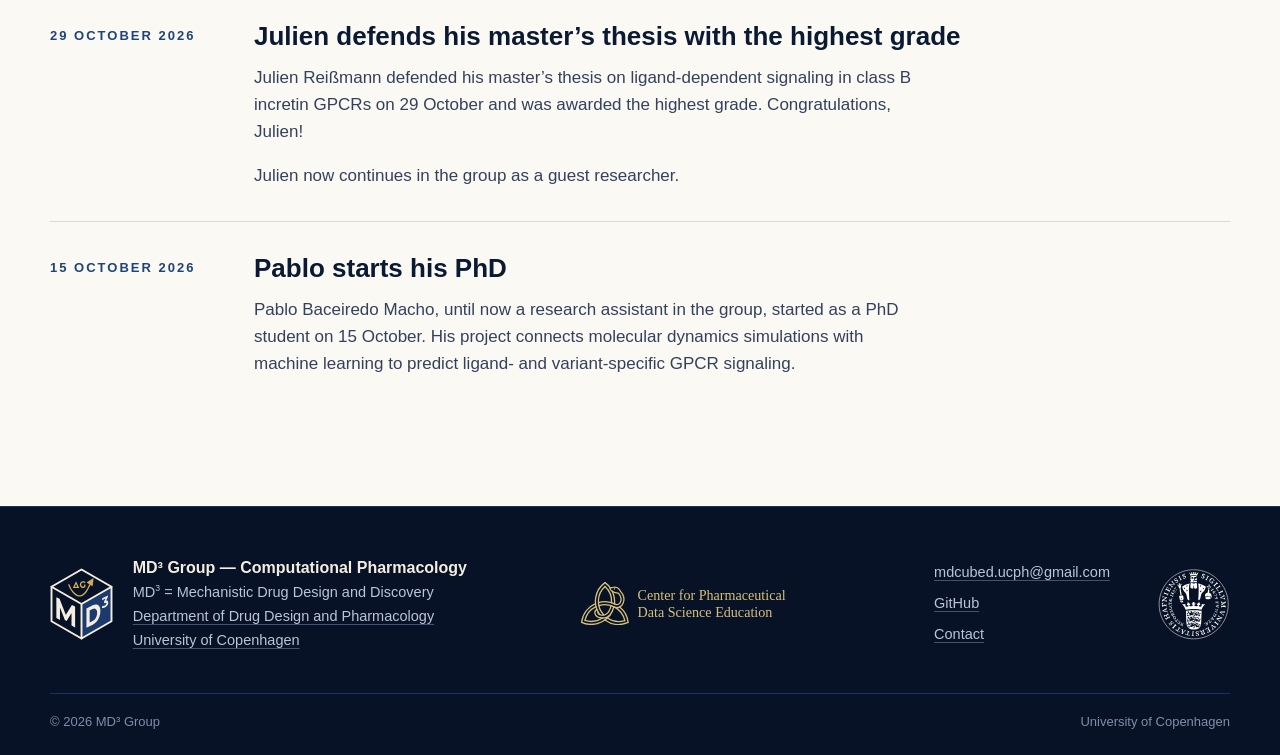
<file: site/news.html>
<!doctype html>
<html lang="en" data-theme="light">
<head>
  <meta charset="utf-8">
  <meta name="viewport" content="width=device-width, initial-scale=1">
  <title>News | MD³ Group — Computational Pharmacology</title>
  <meta name="description" content="Research highlights, group updates, and announcements.">
  <meta name="theme-color" content="#0B1A33">
  <meta property="og:title" content="News | MD³ Group — Computational Pharmacology">
  <meta property="og:site_name" content="MD³ Group — Computational Pharmacology">
  <meta property="og:description" content="Research highlights, group updates, and announcements.">
  <script>
    /* Light is the default (data-theme on <html>); a visitor who picked the dark theme keeps it.
       To make dark the default instead, swap 'light' and 'dark' here and on the <html> tag. */
    try {
      document.documentElement.dataset.theme = localStorage.getItem('theme') === 'dark' ? 'dark' : 'light';
    } catch (e) {}
  </script>
  <script type="application/ld+json">
    {"@context": "https://schema.org", "@type": "ResearchOrganization",
     "name": "MD\u00b3 Group",
     "alternateName": ["Computational Pharmacology", "Mechanistic Drug Design and Discovery"],
     "url": "https://mdcubed.github.io/", "email": "mdcubed.ucph@gmail.com", "sameAs": ["https://github.com/mdcubed"],
     "parentOrganization": {"@type": "CollegeOrUniversity", "name": "University of Copenhagen", "url": "https://www.ku.dk/en"}}
  </script>
  <link rel="icon" type="image/svg+xml" href="assets/logo/md3-mark-solid.svg">
  <link rel="stylesheet" href="assets/style.css?v=2c817d32">
  <script defer src="assets/main.js?v=2c817d32"></script>
</head>
<body class="page-news">
  <a class="skip" href="#main">Skip to content</a>

  <div class="ramp" aria-hidden="true"><span></span><span></span><span></span><span></span><span></span><span></span><span></span><span></span><span></span><span></span></div>

  <header class="site-header">
    <div class="container header-inner">
      <a class="brand" href="index.html" aria-label="MD³ Group — Computational Pharmacology, home">
        <img class="only-dark" src="assets/logo/md3-mark-dark.svg" width="42" height="48" alt="">
        <img class="only-light" src="assets/logo/md3-mark-blue.svg" width="42" height="48" alt="">
        <span class="brand-text">
          <span class="brand-name">MD<sup>3</sup> Group</span>
          <span class="brand-sub">Computational Pharmacology</span>
        </span>
      </a>
      <button class="theme-toggle" type="button" hidden></button>
      <button class="menu-toggle" aria-expanded="false" aria-controls="navigation">Menu</button>
      <nav id="navigation" aria-label="Main navigation">
        <a href="research.html">Research</a>
        <a href="people.html">People</a>
        <a href="publications.html">Publications</a>
        <a href="news.html" aria-current="page">News</a>
        <a href="join.html">Join</a>
        <a href="contact.html">Contact</a>
      </nav>
    </div>
  </header>

  <main id="main">
    <section class="page-head band-b">
      <div class="container">
        <div>
          <p class="eyebrow">From the group</p>
          <h1>News</h1>
<p class="lead">Research highlights, group updates, and announcements.</p>        </div>
      </div>
    </section>
    <div class="container page-body">
<div class="news-list">
  <article class="news-item" id="2026-11-11-ucph-qligfep-qresfep">
    <p class="news-date">11 November 2026</p>
    <div>
      <h2>A UCPH version of QligFEP and QresFEP</h2>
      <div class="prose"><p>We are developing our own customized version of the Q free-energy workflows <strong>QligFEP</strong> and <strong>QresFEP</strong> at the University of Copenhagen, now with physics adjustments and support for the Amber14sb force field in QresFEP, matching QligFEP.</p>
<p>The code is open: <a href="https://github.com/mdcubed/Q">github.com/mdcubed/Q</a>.</p></div>
    </div>
  </article>
  <article class="news-item" id="2026-10-30-isbuc-poster-awards">
    <p class="news-date">30 October 2026</p>
    <div>
      <h2>Two poster awards at the ISBUC annual meeting</h2>
      <div class="prose"><p>Icaro Ariel Simon and Pablo Baceiredo Macho each received a 2026 Junior ISBUC Poster Award at the annual meeting of ISBUC, the Integrative Structural Biology cluster at the University of Copenhagen.</p>
<p>Icaro presented the work on the hydrophobic tunnel of the 5-HT2A receptor, now published in the <a href="https://doi.org/10.1021/acs.jmedchem.6c01973">Journal of Medicinal Chemistry</a>. Pablo presented his project on dopamine receptor signaling.</p>
<p>Thank you to our collaborators on both projects, and to the ISBUC organisers and judges.</p>
<p><img alt="Pablo Baceiredo Macho and Icaro Ariel Simon holding their 2026 Junior ISBUC Poster Award certificates in front of a poster" src="assets/news/isbuc-poster-awards-2026.jpg" /></p></div>
    </div>
  </article>
  <article class="news-item" id="2026-10-29-julien-thesis-defence">
    <p class="news-date">29 October 2026</p>
    <div>
      <h2>Julien defends his master’s thesis with the highest grade</h2>
      <div class="prose"><p>Julien Reißmann defended his master’s thesis on ligand-dependent signaling in class B incretin GPCRs on 29 October and was awarded the highest grade. Congratulations, Julien!</p>
<p>Julien now continues in the group as a guest researcher.</p></div>
    </div>
  </article>
  <article class="news-item" id="2026-10-15-pablo-starts-phd">
    <p class="news-date">15 October 2026</p>
    <div>
      <h2>Pablo starts his PhD</h2>
      <div class="prose"><p>Pablo Baceiredo Macho, until now a research assistant in the group, started as a PhD student on 15 October. His project connects molecular dynamics simulations with machine learning to predict ligand- and variant-specific GPCR signaling.</p></div>
    </div>
  </article>
</div>
    </div>
  </main>

  <footer class="site-footer">
    <div class="container footer-inner">
      <div class="footer-about">
        <img class="footer-mark" src="assets/logo/md3-mark-dark.svg" width="63" height="72" alt="" loading="lazy">
        <p>
          <strong>MD³ Group — Computational Pharmacology</strong><br>
          MD<sup>3</sup> = Mechanistic Drug Design and Discovery<br>
          <a href="https://drug.ku.dk/">Department of Drug Design and Pharmacology</a><br>
          <a href="https://www.ku.dk/en">University of Copenhagen</a>
        </p>
      </div>
      <a class="footer-partner" href="https://cpdse.dk/">
        <img src="assets/cpdse-logo.svg" alt="CPDSE — Center for Pharmaceutical Data Science Education" width="240" height="44" loading="lazy">
      </a>
      <ul class="footer-links">
        <li><a href="mailto:mdcubed.ucph@gmail.com">mdcubed.ucph@gmail.com</a></li>
        <li><a href="https://github.com/mdcubed">GitHub</a></li>
        <li><a href="contact.html">Contact</a></li>
      </ul>
      <a class="footer-institution" href="https://www.ku.dk/en">
        <img src="assets/ku-seal-white.svg" alt="University of Copenhagen" width="72" height="72" loading="lazy">
      </a>
    </div>
    <div class="container footer-base">
      <span>© 2026 MD³ Group</span>
      <span>University of Copenhagen</span>
    </div>
  </footer>
</body>
</html>
</file>
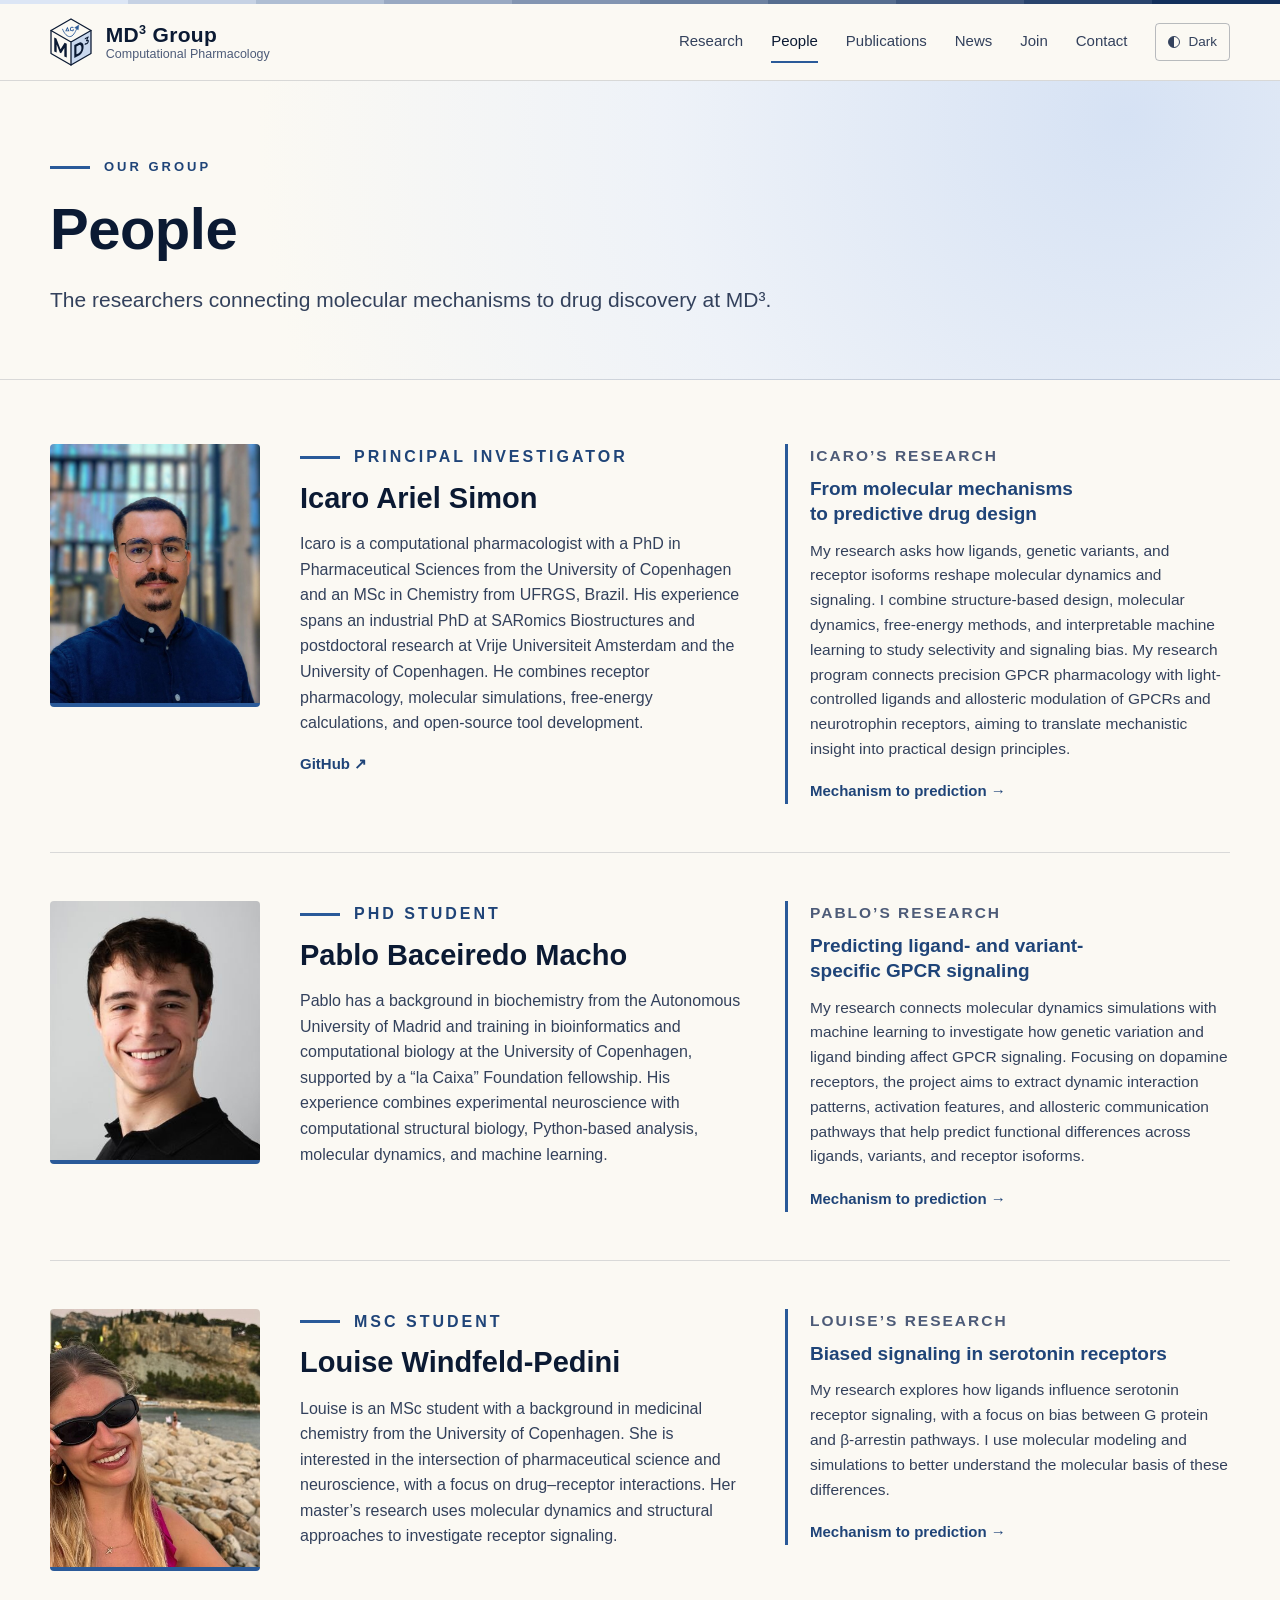
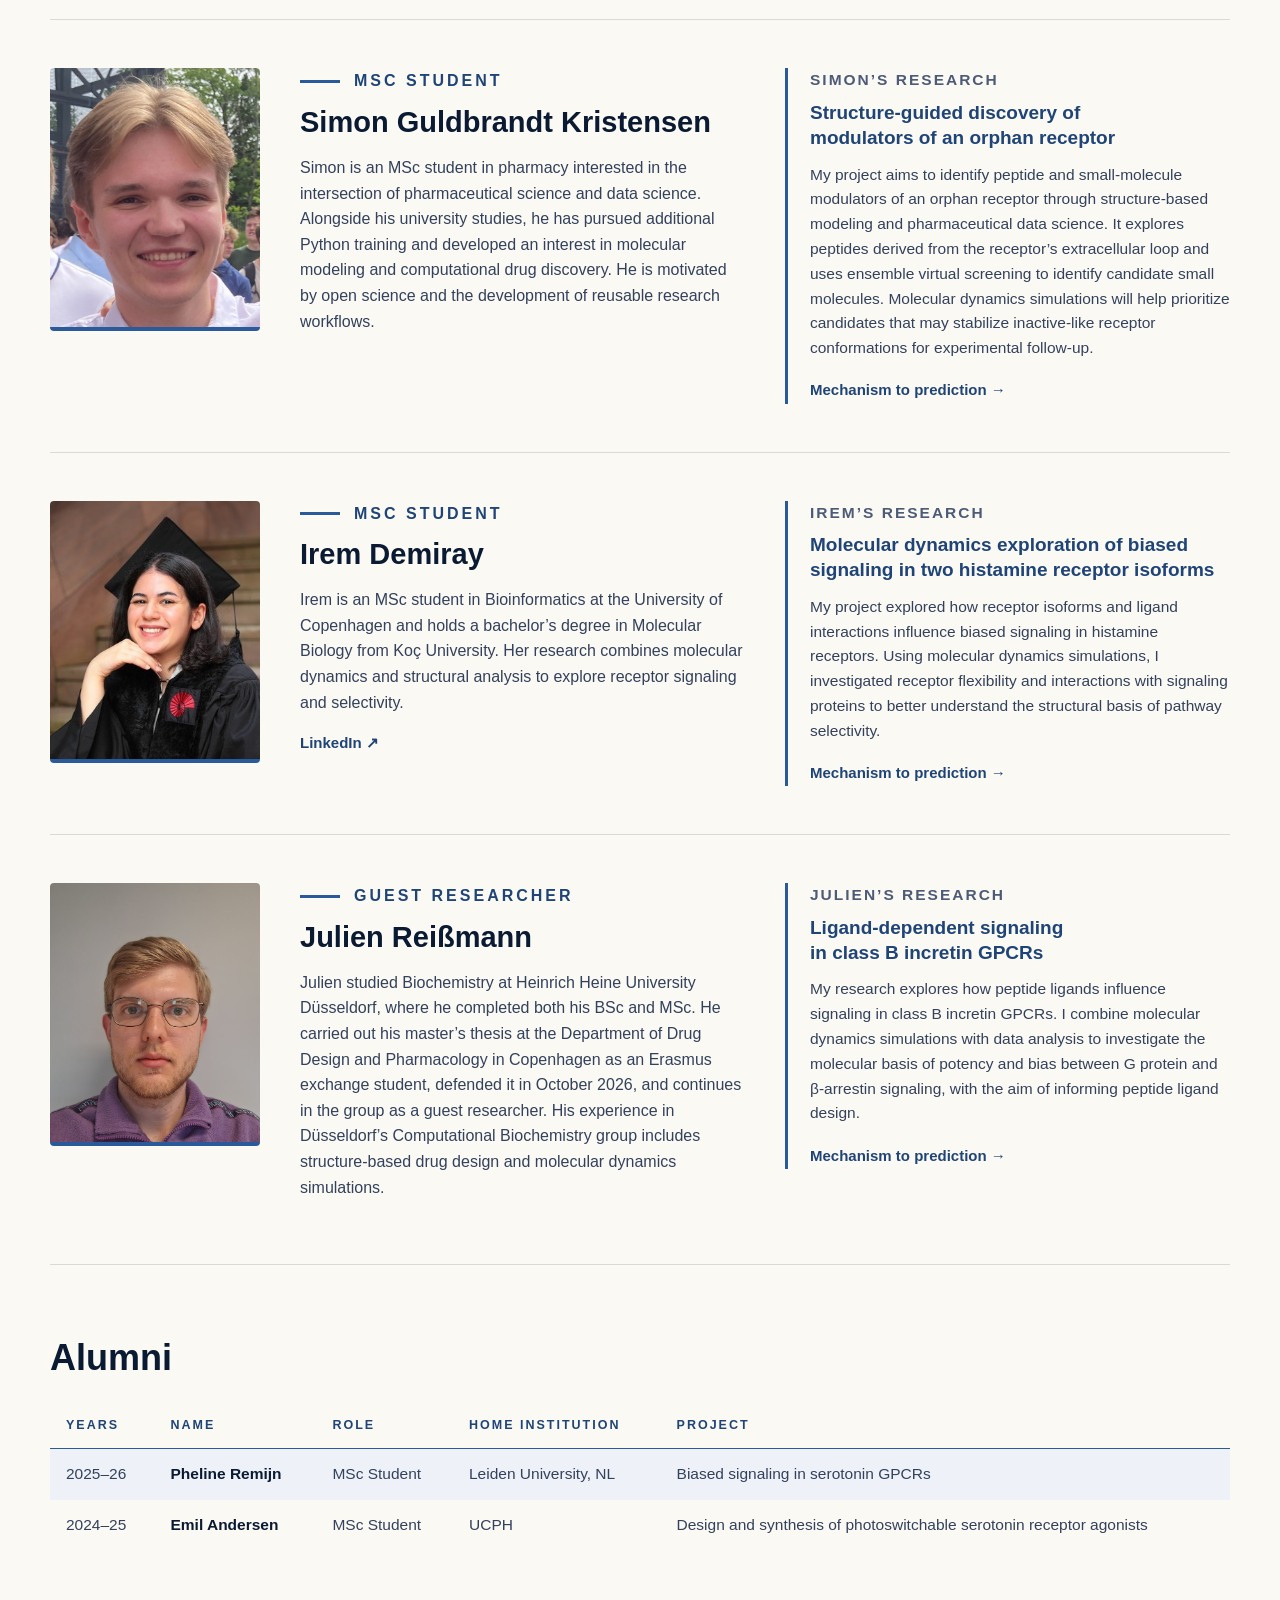
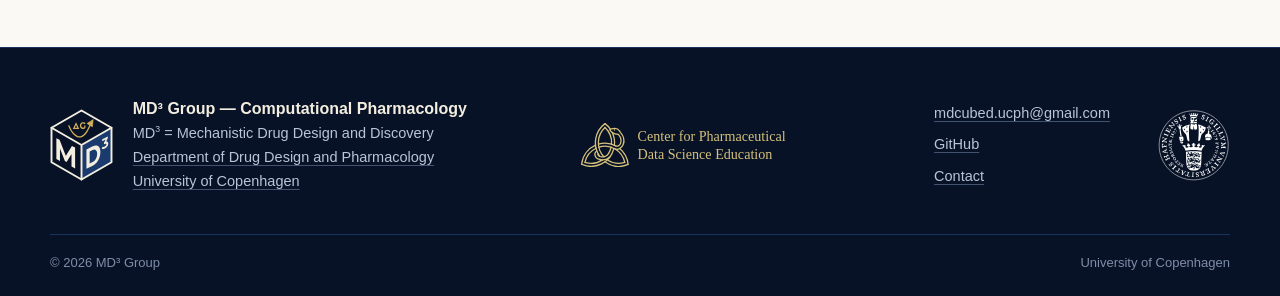
<file: site/people.html>
<!doctype html>
<html lang="en" data-theme="light">
<head>
  <meta charset="utf-8">
  <meta name="viewport" content="width=device-width, initial-scale=1">
  <title>People | MD³ Group — Computational Pharmacology</title>
  <meta name="description" content="The researchers connecting molecular mechanisms to drug discovery at MD³.">
  <meta name="theme-color" content="#0B1A33">
  <meta property="og:title" content="People | MD³ Group — Computational Pharmacology">
  <meta property="og:site_name" content="MD³ Group — Computational Pharmacology">
  <meta property="og:description" content="The researchers connecting molecular mechanisms to drug discovery at MD³.">
  <script>
    /* Light is the default (data-theme on <html>); a visitor who picked the dark theme keeps it.
       To make dark the default instead, swap 'light' and 'dark' here and on the <html> tag. */
    try {
      document.documentElement.dataset.theme = localStorage.getItem('theme') === 'dark' ? 'dark' : 'light';
    } catch (e) {}
  </script>
  <script type="application/ld+json">
    {"@context": "https://schema.org", "@type": "ResearchOrganization",
     "name": "MD\u00b3 Group",
     "alternateName": ["Computational Pharmacology", "Mechanistic Drug Design and Discovery"],
     "url": "https://mdcubed.github.io/", "email": "mdcubed.ucph@gmail.com", "sameAs": ["https://github.com/mdcubed"],
     "parentOrganization": {"@type": "CollegeOrUniversity", "name": "University of Copenhagen", "url": "https://www.ku.dk/en"}}
  </script>
  <link rel="icon" type="image/svg+xml" href="assets/logo/md3-mark-solid.svg">
  <link rel="stylesheet" href="assets/style.css?v=2c817d32">
  <script defer src="assets/main.js?v=2c817d32"></script>
</head>
<body class="page-people">
  <a class="skip" href="#main">Skip to content</a>

  <div class="ramp" aria-hidden="true"><span></span><span></span><span></span><span></span><span></span><span></span><span></span><span></span><span></span><span></span></div>

  <header class="site-header">
    <div class="container header-inner">
      <a class="brand" href="index.html" aria-label="MD³ Group — Computational Pharmacology, home">
        <img class="only-dark" src="assets/logo/md3-mark-dark.svg" width="42" height="48" alt="">
        <img class="only-light" src="assets/logo/md3-mark-blue.svg" width="42" height="48" alt="">
        <span class="brand-text">
          <span class="brand-name">MD<sup>3</sup> Group</span>
          <span class="brand-sub">Computational Pharmacology</span>
        </span>
      </a>
      <button class="theme-toggle" type="button" hidden></button>
      <button class="menu-toggle" aria-expanded="false" aria-controls="navigation">Menu</button>
      <nav id="navigation" aria-label="Main navigation">
        <a href="research.html">Research</a>
        <a href="people.html" aria-current="page">People</a>
        <a href="publications.html">Publications</a>
        <a href="news.html">News</a>
        <a href="join.html">Join</a>
        <a href="contact.html">Contact</a>
      </nav>
    </div>
  </header>

  <main id="main">
    <section class="page-head band-b">
      <div class="container">
        <div>
          <p class="eyebrow">Our group</p>
          <h1>People</h1>
<p class="lead">The researchers connecting molecular mechanisms to drug discovery at MD³.</p>        </div>
      </div>
    </section>
    <div class="container page-body">
<article class="person" id="icaro-simon">
  <img class="person-photo" src="assets/people/icaro-simon.jpg" alt="Portrait of Icaro Ariel Simon" loading="lazy">
  <div class="person-bio">
    <p class="eyebrow">Principal Investigator</p>
    <h2>Icaro Ariel Simon</h2>
    <p>Icaro is a computational pharmacologist with a PhD in Pharmaceutical Sciences from the University of Copenhagen and an MSc in Chemistry from UFRGS, Brazil. His experience spans an industrial PhD at SARomics Biostructures and postdoctoral research at Vrije Universiteit Amsterdam and the University of Copenhagen. He combines receptor pharmacology, molecular simulations, free-energy calculations, and open-source tool development.</p>
    <p class="person-links">
<a class="link-arrow" href="https://github.com/IcaroSimon">GitHub</a>    </p>
  </div>
  <div class="person-project">
    <p class="project-label">Icaro’s research</p>
    <h3>From molecular mechanisms to predictive drug design</h3>
    <p>My research asks how ligands, genetic variants, and receptor isoforms reshape molecular dynamics and signaling. I combine structure-based design, molecular dynamics, free-energy methods, and interpretable machine learning to study selectivity and signaling bias. My research program connects precision GPCR pharmacology with light-controlled ligands and allosteric modulation of GPCRs and neurotrophin receptors, aiming to translate mechanistic insight into practical design principles.</p>
<a class="link-arrow" href="research.html#mechanism-to-prediction">Mechanism to prediction</a>  </div>
</article>
<article class="person" id="pablo-baceiredo-macho">
  <img class="person-photo" src="assets/people/pablo-baceiredo-macho.jpg" alt="Portrait of Pablo Baceiredo Macho" loading="lazy">
  <div class="person-bio">
    <p class="eyebrow">PhD Student</p>
    <h2>Pablo Baceiredo Macho</h2>
    <p>Pablo has a background in biochemistry from the Autonomous University of Madrid and training in bioinformatics and computational biology at the University of Copenhagen, supported by a “la Caixa” Foundation fellowship. His experience combines experimental neuroscience with computational structural biology, Python-based analysis, molecular dynamics, and machine learning.</p>
  </div>
  <div class="person-project">
    <p class="project-label">Pablo’s research</p>
    <h3>Predicting ligand- and variant-specific GPCR signaling</h3>
    <p>My research connects molecular dynamics simulations with machine learning to investigate how genetic variation and ligand binding affect GPCR signaling. Focusing on dopamine receptors, the project aims to extract dynamic interaction patterns, activation features, and allosteric communication pathways that help predict functional differences across ligands, variants, and receptor isoforms.</p>
<a class="link-arrow" href="research.html#mechanism-to-prediction">Mechanism to prediction</a>  </div>
</article>
<article class="person" id="louise-windfeld-pedini">
  <img class="person-photo" src="assets/people/louise-windfeld-pedini.jpg" alt="Portrait of Louise Windfeld-Pedini" loading="lazy">
  <div class="person-bio">
    <p class="eyebrow">MSc Student</p>
    <h2>Louise Windfeld-Pedini</h2>
    <p>Louise is an MSc student with a background in medicinal chemistry from the University of Copenhagen. She is interested in the intersection of pharmaceutical science and neuroscience, with a focus on drug–receptor interactions. Her master’s research uses molecular dynamics and structural approaches to investigate receptor signaling.</p>
  </div>
  <div class="person-project">
    <p class="project-label">Louise’s research</p>
    <h3>Biased signaling in serotonin receptors</h3>
    <p>My research explores how ligands influence serotonin receptor signaling, with a focus on bias between G protein and β-arrestin pathways. I use molecular modeling and simulations to better understand the molecular basis of these differences.</p>
<a class="link-arrow" href="research.html#mechanism-to-prediction">Mechanism to prediction</a>  </div>
</article>
<article class="person" id="simon-guldbrandt-kristensen">
  <img class="person-photo" src="assets/people/simon-guldbrandt-kristensen.jpg" alt="Portrait of Simon Guldbrandt Kristensen" loading="lazy">
  <div class="person-bio">
    <p class="eyebrow">MSc Student</p>
    <h2>Simon Guldbrandt Kristensen</h2>
    <p>Simon is an MSc student in pharmacy interested in the intersection of pharmaceutical science and data science. Alongside his university studies, he has pursued additional Python training and developed an interest in molecular modeling and computational drug discovery. He is motivated by open science and the development of reusable research workflows.</p>
  </div>
  <div class="person-project">
    <p class="project-label">Simon’s research</p>
    <h3>Structure-guided discovery of modulators of an orphan receptor</h3>
    <p>My project aims to identify peptide and small-molecule modulators of an orphan receptor through structure-based modeling and pharmaceutical data science. It explores peptides derived from the receptor’s extracellular loop and uses ensemble virtual screening to identify candidate small molecules. Molecular dynamics simulations will help prioritize candidates that may stabilize inactive-like receptor conformations for experimental follow-up.</p>
<a class="link-arrow" href="research.html#mechanism-to-prediction">Mechanism to prediction</a>  </div>
</article>
<article class="person" id="irem-demiray">
  <img class="person-photo" src="assets/people/irem-demiray.jpeg" alt="Portrait of Irem Demiray" loading="lazy">
  <div class="person-bio">
    <p class="eyebrow">MSc Student</p>
    <h2>Irem Demiray</h2>
    <p>Irem is an MSc student in Bioinformatics at the University of Copenhagen and holds a bachelor’s degree in Molecular Biology from Koç University. Her research combines molecular dynamics and structural analysis to explore receptor signaling and selectivity.</p>
    <p class="person-links">
<a class="link-arrow" href="https://www.linkedin.com/in/irem-demiray-711732201/">LinkedIn</a>    </p>
  </div>
  <div class="person-project">
    <p class="project-label">Irem’s research</p>
    <h3>Molecular dynamics exploration of biased signaling in two histamine receptor isoforms</h3>
    <p>My project explored how receptor isoforms and ligand interactions influence biased signaling in histamine receptors. Using molecular dynamics simulations, I investigated receptor flexibility and interactions with signaling proteins to better understand the structural basis of pathway selectivity.</p>
<a class="link-arrow" href="research.html#mechanism-to-prediction">Mechanism to prediction</a>  </div>
</article>
<article class="person" id="julien-reissmann">
  <img class="person-photo" src="assets/people/julien-reissmann.jpg" alt="Portrait of Julien Reißmann" loading="lazy">
  <div class="person-bio">
    <p class="eyebrow">Guest Researcher</p>
    <h2>Julien Reißmann</h2>
    <p>Julien studied Biochemistry at Heinrich Heine University Düsseldorf, where he completed both his BSc and MSc. He carried out his master’s thesis at the Department of Drug Design and Pharmacology in Copenhagen as an Erasmus exchange student, defended it in October 2026, and continues in the group as a guest researcher. His experience in Düsseldorf’s Computational Biochemistry group includes structure-based drug design and molecular dynamics simulations.</p>
  </div>
  <div class="person-project">
    <p class="project-label">Julien’s research</p>
    <h3>Ligand-dependent signaling in class B incretin GPCRs</h3>
    <p>My research explores how peptide ligands influence signaling in class B incretin GPCRs. I combine molecular dynamics simulations with data analysis to investigate the molecular basis of potency and bias between G protein and β-arrestin signaling, with the aim of informing peptide ligand design.</p>
<a class="link-arrow" href="research.html#mechanism-to-prediction">Mechanism to prediction</a>  </div>
</article>

<section class="alumni" aria-labelledby="alumni-title">
  <h2 id="alumni-title">Alumni</h2>
  <div class="table-wrap">
    <table>
      <thead><tr><th>Years</th><th>Name</th><th>Role</th><th>Home institution</th><th>Project</th></tr></thead>
      <tbody>
        <tr><td class="nowrap">2025–26</td><th scope="row">Pheline Remijn</th><td>MSc Student</td><td>Leiden University, NL</td><td>Biased signaling in serotonin GPCRs</td></tr>
        <tr><td class="nowrap">2024–25</td><th scope="row">Emil Andersen</th><td>MSc Student</td><td>UCPH</td><td>Design and synthesis of photoswitchable serotonin receptor agonists</td></tr>
      </tbody>
    </table>
  </div>
</section>
    </div>
  </main>

  <footer class="site-footer">
    <div class="container footer-inner">
      <div class="footer-about">
        <img class="footer-mark" src="assets/logo/md3-mark-dark.svg" width="63" height="72" alt="" loading="lazy">
        <p>
          <strong>MD³ Group — Computational Pharmacology</strong><br>
          MD<sup>3</sup> = Mechanistic Drug Design and Discovery<br>
          <a href="https://drug.ku.dk/">Department of Drug Design and Pharmacology</a><br>
          <a href="https://www.ku.dk/en">University of Copenhagen</a>
        </p>
      </div>
      <a class="footer-partner" href="https://cpdse.dk/">
        <img src="assets/cpdse-logo.svg" alt="CPDSE — Center for Pharmaceutical Data Science Education" width="240" height="44" loading="lazy">
      </a>
      <ul class="footer-links">
        <li><a href="mailto:mdcubed.ucph@gmail.com">mdcubed.ucph@gmail.com</a></li>
        <li><a href="https://github.com/mdcubed">GitHub</a></li>
        <li><a href="contact.html">Contact</a></li>
      </ul>
      <a class="footer-institution" href="https://www.ku.dk/en">
        <img src="assets/ku-seal-white.svg" alt="University of Copenhagen" width="72" height="72" loading="lazy">
      </a>
    </div>
    <div class="container footer-base">
      <span>© 2026 MD³ Group</span>
      <span>University of Copenhagen</span>
    </div>
  </footer>
</body>
</html>
</file>
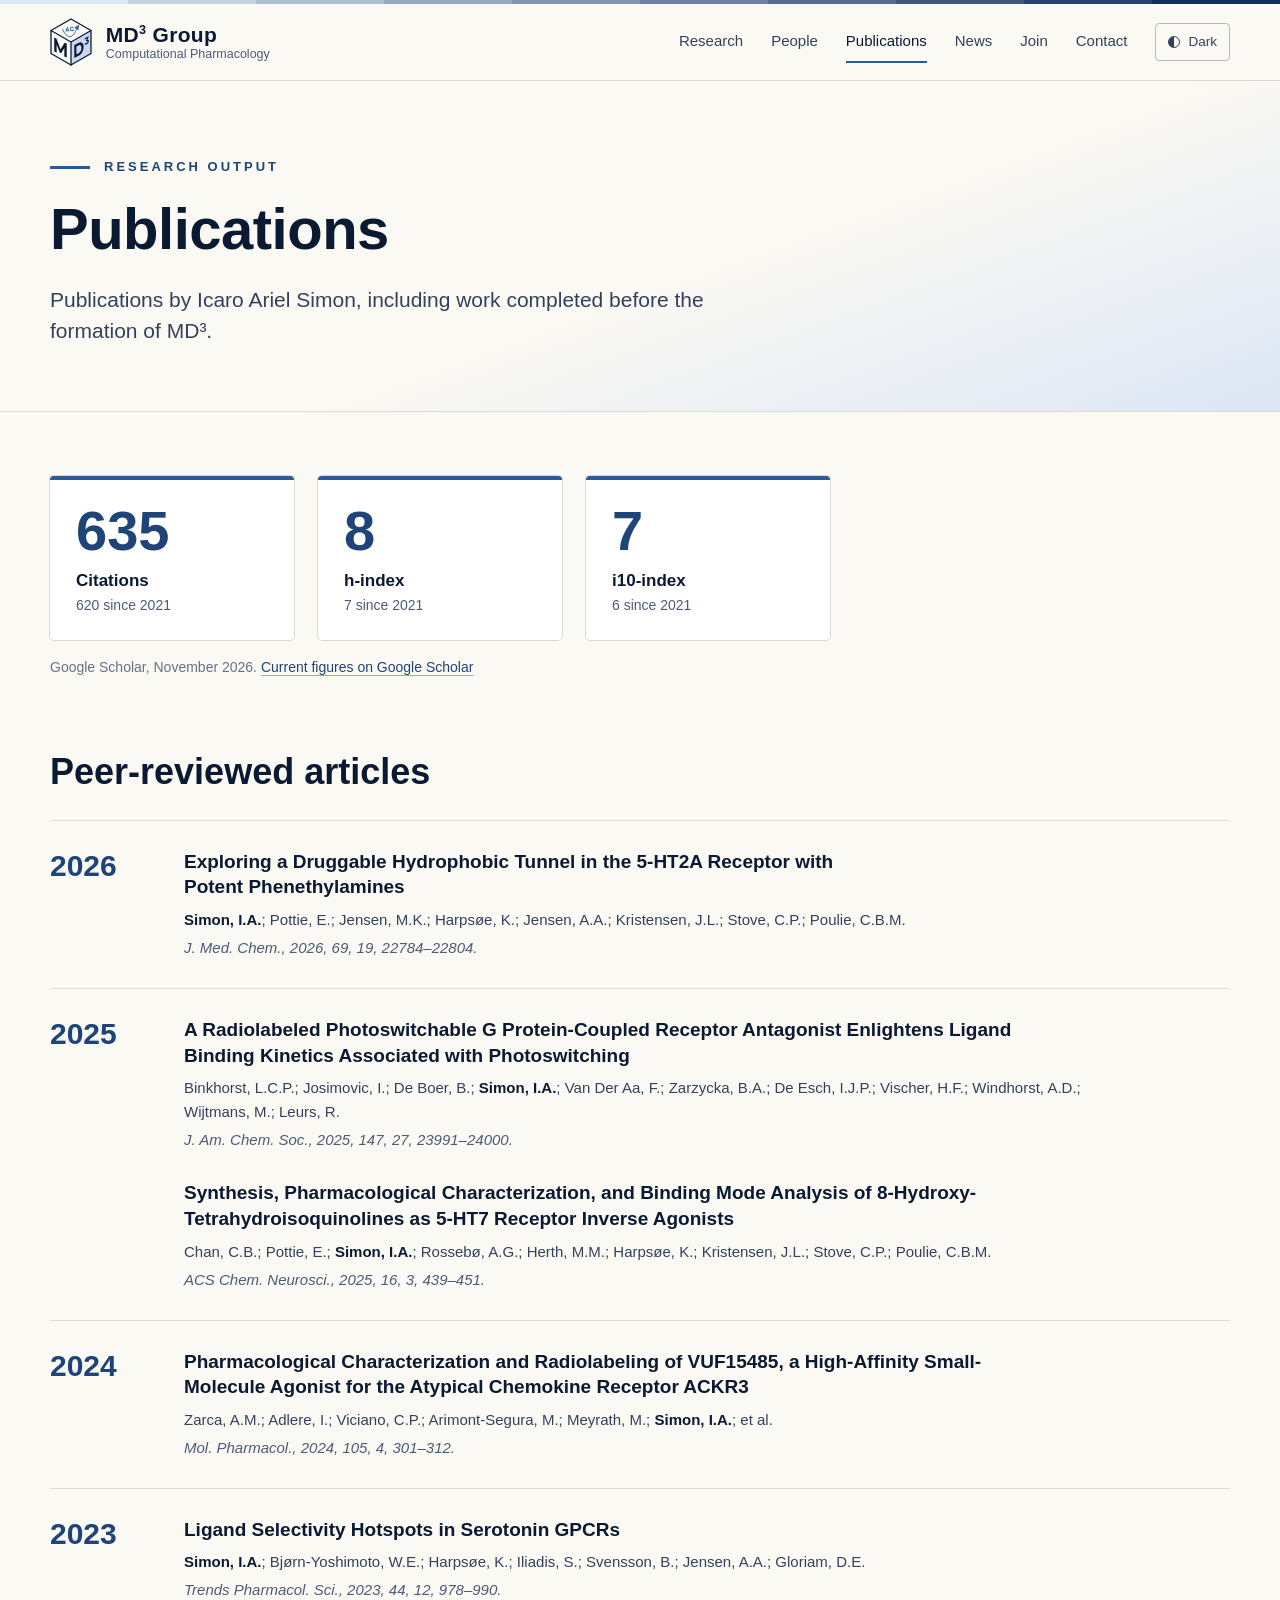
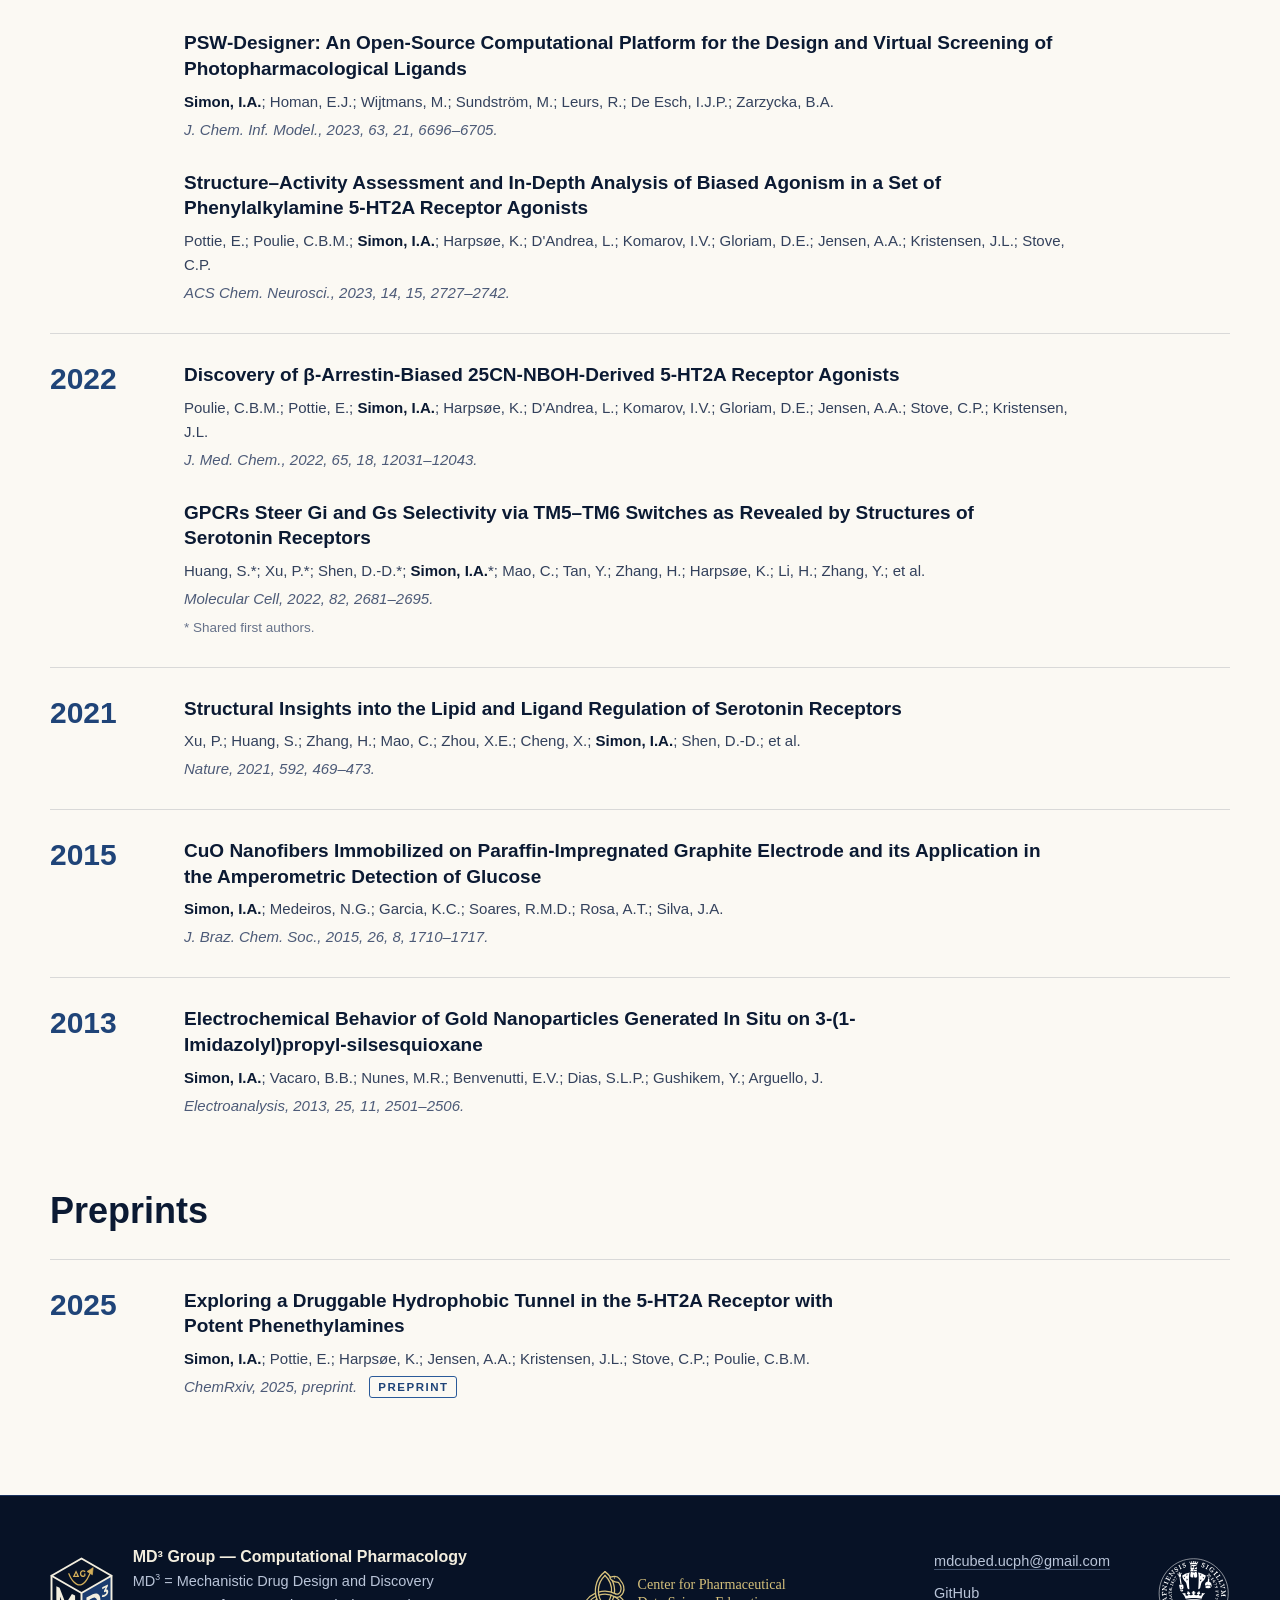
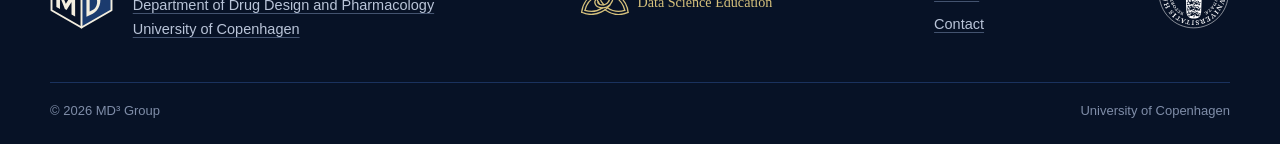
<file: site/publications.html>
<!doctype html>
<html lang="en" data-theme="light">
<head>
  <meta charset="utf-8">
  <meta name="viewport" content="width=device-width, initial-scale=1">
  <title>Publications | MD³ Group — Computational Pharmacology</title>
  <meta name="description" content="Publications by Icaro Ariel Simon, including work completed before the formation of MD³.">
  <meta name="theme-color" content="#0B1A33">
  <meta property="og:title" content="Publications | MD³ Group — Computational Pharmacology">
  <meta property="og:site_name" content="MD³ Group — Computational Pharmacology">
  <meta property="og:description" content="Publications by Icaro Ariel Simon, including work completed before the formation of MD³.">
  <script>
    /* Light is the default (data-theme on <html>); a visitor who picked the dark theme keeps it.
       To make dark the default instead, swap 'light' and 'dark' here and on the <html> tag. */
    try {
      document.documentElement.dataset.theme = localStorage.getItem('theme') === 'dark' ? 'dark' : 'light';
    } catch (e) {}
  </script>
  <script type="application/ld+json">
    {"@context": "https://schema.org", "@type": "ResearchOrganization",
     "name": "MD\u00b3 Group",
     "alternateName": ["Computational Pharmacology", "Mechanistic Drug Design and Discovery"],
     "url": "https://mdcubed.github.io/", "email": "mdcubed.ucph@gmail.com", "sameAs": ["https://github.com/mdcubed"],
     "parentOrganization": {"@type": "CollegeOrUniversity", "name": "University of Copenhagen", "url": "https://www.ku.dk/en"}}
  </script>
  <link rel="icon" type="image/svg+xml" href="assets/logo/md3-mark-solid.svg">
  <link rel="stylesheet" href="assets/style.css?v=2c817d32">
  <script defer src="assets/main.js?v=2c817d32"></script>
</head>
<body class="page-publications">
  <a class="skip" href="#main">Skip to content</a>

  <div class="ramp" aria-hidden="true"><span></span><span></span><span></span><span></span><span></span><span></span><span></span><span></span><span></span><span></span></div>

  <header class="site-header">
    <div class="container header-inner">
      <a class="brand" href="index.html" aria-label="MD³ Group — Computational Pharmacology, home">
        <img class="only-dark" src="assets/logo/md3-mark-dark.svg" width="42" height="48" alt="">
        <img class="only-light" src="assets/logo/md3-mark-blue.svg" width="42" height="48" alt="">
        <span class="brand-text">
          <span class="brand-name">MD<sup>3</sup> Group</span>
          <span class="brand-sub">Computational Pharmacology</span>
        </span>
      </a>
      <button class="theme-toggle" type="button" hidden></button>
      <button class="menu-toggle" aria-expanded="false" aria-controls="navigation">Menu</button>
      <nav id="navigation" aria-label="Main navigation">
        <a href="research.html">Research</a>
        <a href="people.html">People</a>
        <a href="publications.html" aria-current="page">Publications</a>
        <a href="news.html">News</a>
        <a href="join.html">Join</a>
        <a href="contact.html">Contact</a>
      </nav>
    </div>
  </header>

  <main id="main">
    <section class="page-head band-a">
      <div class="container">
        <div>
          <p class="eyebrow">Research output</p>
          <h1>Publications</h1>
<p class="lead">Publications by Icaro Ariel Simon, including work completed before the formation of MD³.</p>        </div>
      </div>
    </section>
    <div class="container page-body">
<section class="metrics" aria-label="Bibliometrics">
  <div class="tiles">
    <div class="tile">
      <span class="tile-value">635</span>
      <span class="tile-label">Citations</span>
      <span class="tile-note">620 since 2021</span>
    </div>
    <div class="tile">
      <span class="tile-value">8</span>
      <span class="tile-label">h-index</span>
      <span class="tile-note">7 since 2021</span>
    </div>
    <div class="tile">
      <span class="tile-value">7</span>
      <span class="tile-label">i10-index</span>
      <span class="tile-note">6 since 2021</span>
    </div>
  </div>
  <p class="source">Google Scholar, November 2026. <a href="https://scholar.google.com/citations?user=JEFvgY4AAAAJ">Current figures on Google Scholar</a></p>
</section>

<section class="pub-section">
  <h2>Peer-reviewed articles</h2>
  <div class="pub-year-group">
    <p class="pub-year-label">2026</p>
    <ol class="pub-list pub-list-grouped">
<li class="pub">
  <span class="pub-year">2026</span>
  <div>
    <h3><a href="https://doi.org/10.1021/acs.jmedchem.6c01973">Exploring a Druggable Hydrophobic Tunnel in the 5-HT2A Receptor with Potent Phenethylamines</a></h3>
    <p class="pub-authors"><strong>Simon, I.A.</strong>; Pottie, E.; Jensen, M.K.; Harpsøe, K.; Jensen, A.A.; Kristensen, J.L.; Stove, C.P.; Poulie, C.B.M.</p>
    <p class="pub-journal">J. Med. Chem., 2026, 69, 19, 22784–22804.</p>
  </div>
</li>    </ol>
  </div>
  <div class="pub-year-group">
    <p class="pub-year-label">2025</p>
    <ol class="pub-list pub-list-grouped">
<li class="pub">
  <span class="pub-year">2025</span>
  <div>
    <h3><a href="https://doi.org/10.1021/jacs.5c07349">A Radiolabeled Photoswitchable G Protein-Coupled Receptor Antagonist Enlightens Ligand Binding Kinetics Associated with Photoswitching</a></h3>
    <p class="pub-authors">Binkhorst, L.C.P.; Josimovic, I.; De Boer, B.; <strong>Simon, I.A.</strong>; Van Der Aa, F.; Zarzycka, B.A.; De Esch, I.J.P.; Vischer, H.F.; Windhorst, A.D.; Wijtmans, M.; Leurs, R.</p>
    <p class="pub-journal">J. Am. Chem. Soc., 2025, 147, 27, 23991–24000.</p>
  </div>
</li><li class="pub">
  <span class="pub-year">2025</span>
  <div>
    <h3><a href="https://doi.org/10.1021/acschemneuro.4c00667">Synthesis, Pharmacological Characterization, and Binding Mode Analysis of 8-Hydroxy-Tetrahydroisoquinolines as 5-HT7 Receptor Inverse Agonists</a></h3>
    <p class="pub-authors">Chan, C.B.; Pottie, E.; <strong>Simon, I.A.</strong>; Rossebø, A.G.; Herth, M.M.; Harpsøe, K.; Kristensen, J.L.; Stove, C.P.; Poulie, C.B.M.</p>
    <p class="pub-journal">ACS Chem. Neurosci., 2025, 16, 3, 439–451.</p>
  </div>
</li>    </ol>
  </div>
  <div class="pub-year-group">
    <p class="pub-year-label">2024</p>
    <ol class="pub-list pub-list-grouped">
<li class="pub">
  <span class="pub-year">2024</span>
  <div>
    <h3><a href="https://doi.org/10.1124/molpharm.123.000835">Pharmacological Characterization and Radiolabeling of VUF15485, a High-Affinity Small-Molecule Agonist for the Atypical Chemokine Receptor ACKR3</a></h3>
    <p class="pub-authors">Zarca, A.M.; Adlere, I.; Viciano, C.P.; Arimont-Segura, M.; Meyrath, M.; <strong>Simon, I.A.</strong>; et al.</p>
    <p class="pub-journal">Mol. Pharmacol., 2024, 105, 4, 301–312.</p>
  </div>
</li>    </ol>
  </div>
  <div class="pub-year-group">
    <p class="pub-year-label">2023</p>
    <ol class="pub-list pub-list-grouped">
<li class="pub">
  <span class="pub-year">2023</span>
  <div>
    <h3><a href="https://doi.org/10.1016/j.tips.2023.09.012">Ligand Selectivity Hotspots in Serotonin GPCRs</a></h3>
    <p class="pub-authors"><strong>Simon, I.A.</strong>; Bjørn-Yoshimoto, W.E.; Harpsøe, K.; Iliadis, S.; Svensson, B.; Jensen, A.A.; Gloriam, D.E.</p>
    <p class="pub-journal">Trends Pharmacol. Sci., 2023, 44, 12, 978–990.</p>
  </div>
</li><li class="pub">
  <span class="pub-year">2023</span>
  <div>
    <h3><a href="https://doi.org/10.1021/acs.jcim.3c01050">PSW-Designer: An Open-Source Computational Platform for the Design and Virtual Screening of Photopharmacological Ligands</a></h3>
    <p class="pub-authors"><strong>Simon, I.A.</strong>; Homan, E.J.; Wijtmans, M.; Sundström, M.; Leurs, R.; De Esch, I.J.P.; Zarzycka, B.A.</p>
    <p class="pub-journal">J. Chem. Inf. Model., 2023, 63, 21, 6696–6705.</p>
  </div>
</li><li class="pub">
  <span class="pub-year">2023</span>
  <div>
    <h3><a href="https://doi.org/10.1021/acschemneuro.3c00267">Structure–Activity Assessment and In-Depth Analysis of Biased Agonism in a Set of Phenylalkylamine 5-HT2A Receptor Agonists</a></h3>
    <p class="pub-authors">Pottie, E.; Poulie, C.B.M.; <strong>Simon, I.A.</strong>; Harpsøe, K.; D&#39;Andrea, L.; Komarov, I.V.; Gloriam, D.E.; Jensen, A.A.; Kristensen, J.L.; Stove, C.P.</p>
    <p class="pub-journal">ACS Chem. Neurosci., 2023, 14, 15, 2727–2742.</p>
  </div>
</li>    </ol>
  </div>
  <div class="pub-year-group">
    <p class="pub-year-label">2022</p>
    <ol class="pub-list pub-list-grouped">
<li class="pub">
  <span class="pub-year">2022</span>
  <div>
    <h3><a href="https://doi.org/10.1021/acs.jmedchem.2c00702">Discovery of β-Arrestin-Biased 25CN-NBOH-Derived 5-HT2A Receptor Agonists</a></h3>
    <p class="pub-authors">Poulie, C.B.M.; Pottie, E.; <strong>Simon, I.A.</strong>; Harpsøe, K.; D&#39;Andrea, L.; Komarov, I.V.; Gloriam, D.E.; Jensen, A.A.; Stove, C.P.; Kristensen, J.L.</p>
    <p class="pub-journal">J. Med. Chem., 2022, 65, 18, 12031–12043.</p>
  </div>
</li><li class="pub">
  <span class="pub-year">2022</span>
  <div>
    <h3><a href="https://doi.org/10.1016/j.molcel.2022.05.031">GPCRs Steer Gi and Gs Selectivity via TM5–TM6 Switches as Revealed by Structures of Serotonin Receptors</a></h3>
    <p class="pub-authors">Huang, S.*; Xu, P.*; Shen, D.-D.*; <strong>Simon, I.A.</strong>*; Mao, C.; Tan, Y.; Zhang, H.; Harpsøe, K.; Li, H.; Zhang, Y.; et al.</p>
    <p class="pub-journal">Molecular Cell, 2022, 82, 2681–2695.</p>
<p class="pub-note">* Shared first authors.</p>  </div>
</li>    </ol>
  </div>
  <div class="pub-year-group">
    <p class="pub-year-label">2021</p>
    <ol class="pub-list pub-list-grouped">
<li class="pub">
  <span class="pub-year">2021</span>
  <div>
    <h3><a href="https://doi.org/10.1038/s41586-021-03376-8">Structural Insights into the Lipid and Ligand Regulation of Serotonin Receptors</a></h3>
    <p class="pub-authors">Xu, P.; Huang, S.; Zhang, H.; Mao, C.; Zhou, X.E.; Cheng, X.; <strong>Simon, I.A.</strong>; Shen, D.-D.; et al.</p>
    <p class="pub-journal">Nature, 2021, 592, 469–473.</p>
  </div>
</li>    </ol>
  </div>
  <div class="pub-year-group">
    <p class="pub-year-label">2015</p>
    <ol class="pub-list pub-list-grouped">
<li class="pub">
  <span class="pub-year">2015</span>
  <div>
    <h3><a href="https://doi.org/10.5935/0103-5053.20150145">CuO Nanofibers Immobilized on Paraffin-Impregnated Graphite Electrode and its Application in the Amperometric Detection of Glucose</a></h3>
    <p class="pub-authors"><strong>Simon, I.A.</strong>; Medeiros, N.G.; Garcia, K.C.; Soares, R.M.D.; Rosa, A.T.; Silva, J.A.</p>
    <p class="pub-journal">J. Braz. Chem. Soc., 2015, 26, 8, 1710–1717.</p>
  </div>
</li>    </ol>
  </div>
  <div class="pub-year-group">
    <p class="pub-year-label">2013</p>
    <ol class="pub-list pub-list-grouped">
<li class="pub">
  <span class="pub-year">2013</span>
  <div>
    <h3><a href="https://doi.org/10.1002/elan.201300130">Electrochemical Behavior of Gold Nanoparticles Generated In Situ on 3-(1-Imidazolyl)propyl-silsesquioxane</a></h3>
    <p class="pub-authors"><strong>Simon, I.A.</strong>; Vacaro, B.B.; Nunes, M.R.; Benvenutti, E.V.; Dias, S.L.P.; Gushikem, Y.; Arguello, J.</p>
    <p class="pub-journal">Electroanalysis, 2013, 25, 11, 2501–2506.</p>
  </div>
</li>    </ol>
  </div>
</section>
<section class="pub-section">
  <h2>Preprints</h2>
  <div class="pub-year-group">
    <p class="pub-year-label">2025</p>
    <ol class="pub-list pub-list-grouped">
<li class="pub">
  <span class="pub-year">2025</span>
  <div>
    <h3><a href="https://doi.org/10.26434/chemrxiv-2025-s9rhl">Exploring a Druggable Hydrophobic Tunnel in the 5-HT2A Receptor with Potent Phenethylamines</a></h3>
    <p class="pub-authors"><strong>Simon, I.A.</strong>; Pottie, E.; Harpsøe, K.; Jensen, A.A.; Kristensen, J.L.; Stove, C.P.; Poulie, C.B.M.</p>
    <p class="pub-journal">ChemRxiv, 2025, preprint. <span class="tag">Preprint</span></p>
  </div>
</li>    </ol>
  </div>
</section>
    </div>
  </main>

  <footer class="site-footer">
    <div class="container footer-inner">
      <div class="footer-about">
        <img class="footer-mark" src="assets/logo/md3-mark-dark.svg" width="63" height="72" alt="" loading="lazy">
        <p>
          <strong>MD³ Group — Computational Pharmacology</strong><br>
          MD<sup>3</sup> = Mechanistic Drug Design and Discovery<br>
          <a href="https://drug.ku.dk/">Department of Drug Design and Pharmacology</a><br>
          <a href="https://www.ku.dk/en">University of Copenhagen</a>
        </p>
      </div>
      <a class="footer-partner" href="https://cpdse.dk/">
        <img src="assets/cpdse-logo.svg" alt="CPDSE — Center for Pharmaceutical Data Science Education" width="240" height="44" loading="lazy">
      </a>
      <ul class="footer-links">
        <li><a href="mailto:mdcubed.ucph@gmail.com">mdcubed.ucph@gmail.com</a></li>
        <li><a href="https://github.com/mdcubed">GitHub</a></li>
        <li><a href="contact.html">Contact</a></li>
      </ul>
      <a class="footer-institution" href="https://www.ku.dk/en">
        <img src="assets/ku-seal-white.svg" alt="University of Copenhagen" width="72" height="72" loading="lazy">
      </a>
    </div>
    <div class="container footer-base">
      <span>© 2026 MD³ Group</span>
      <span>University of Copenhagen</span>
    </div>
  </footer>
</body>
</html>
</file>
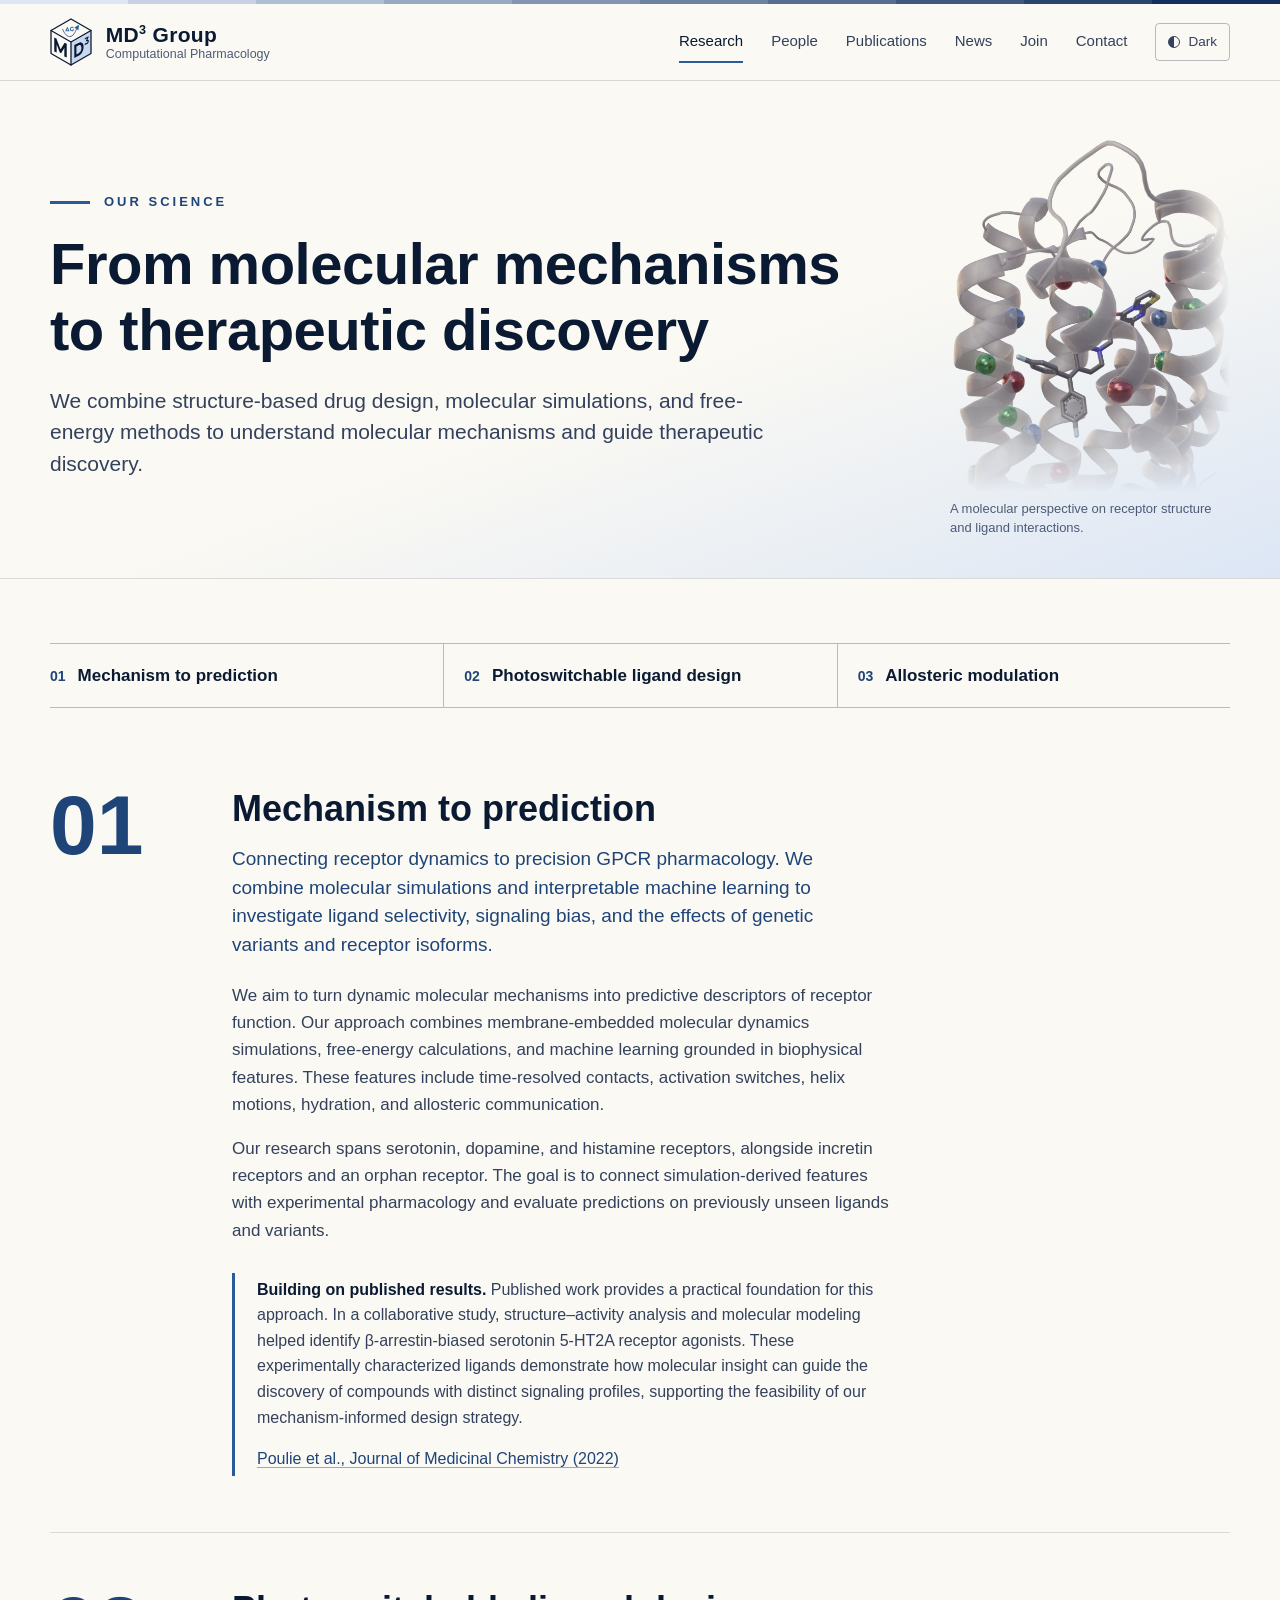
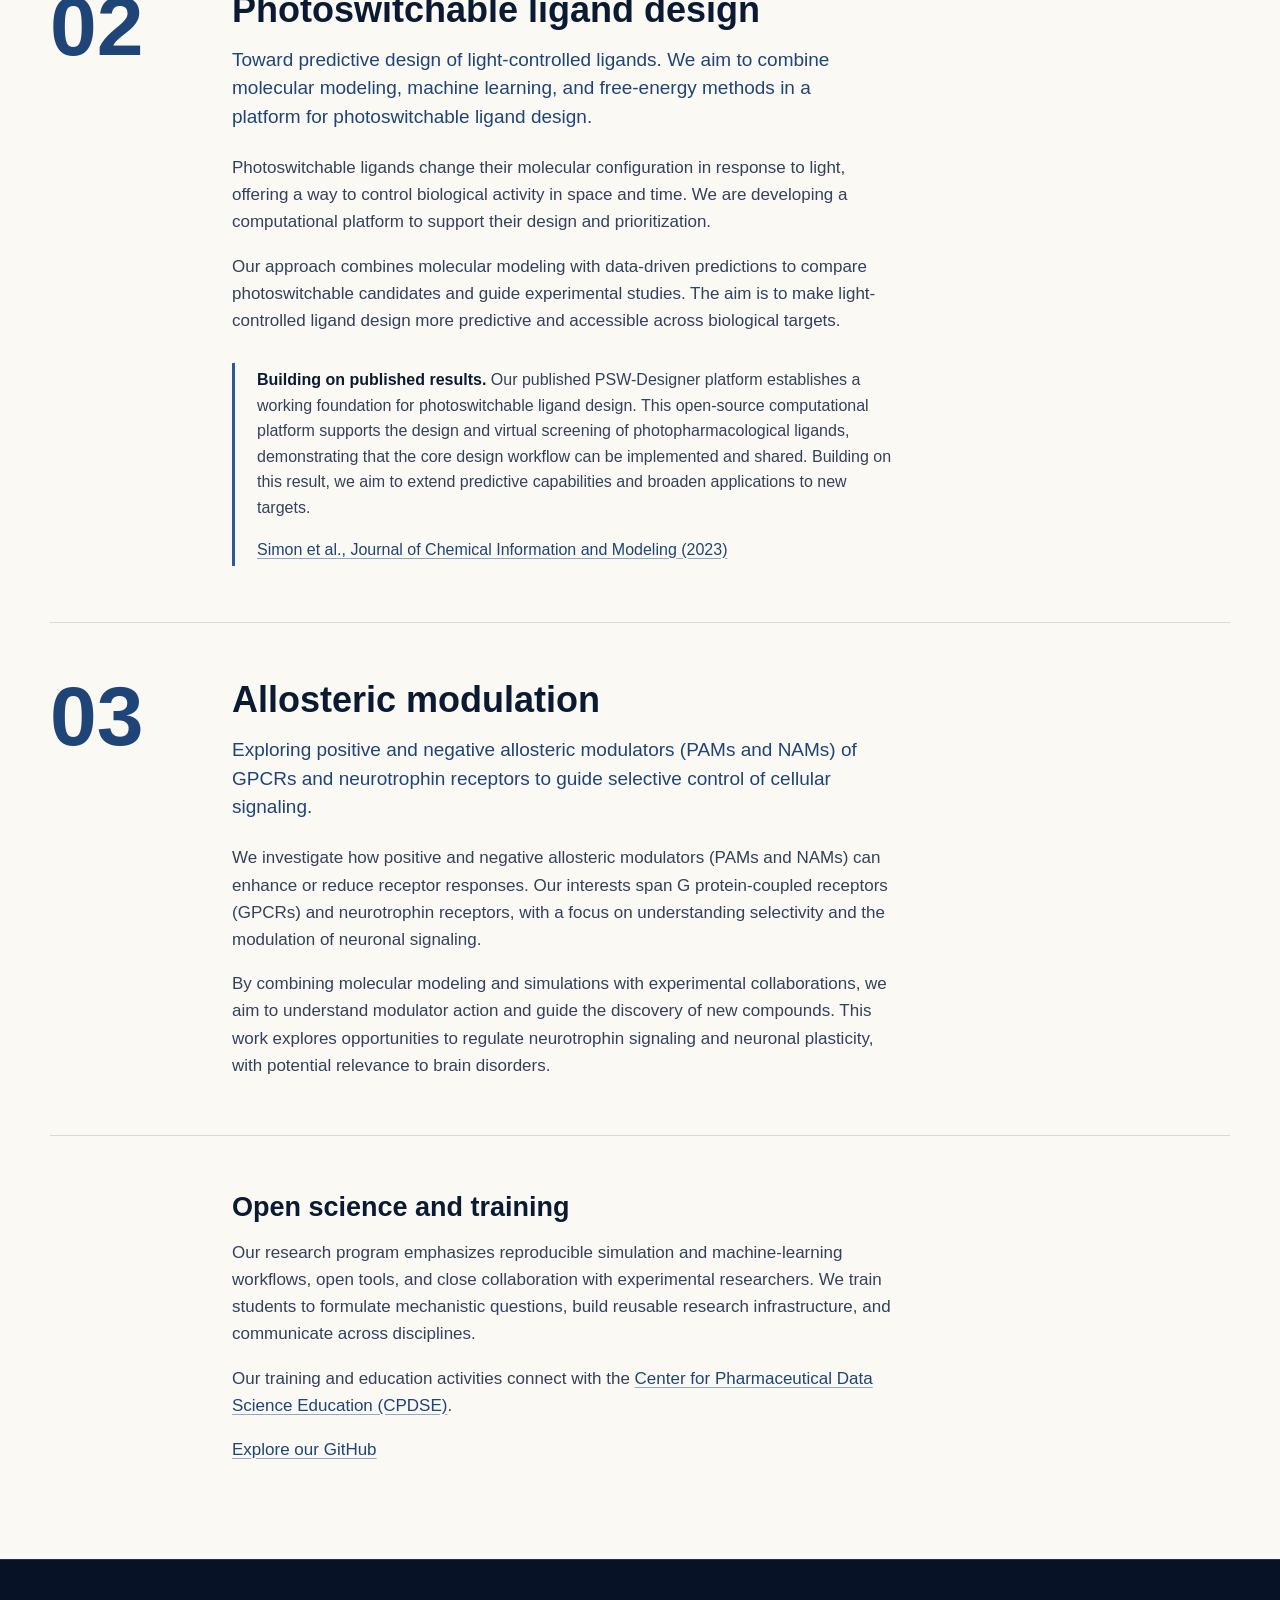
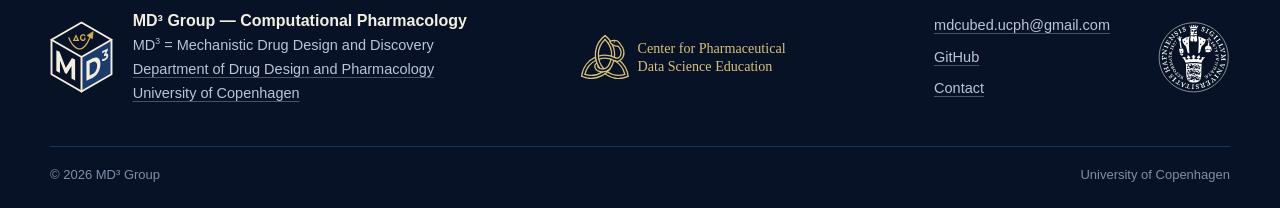
<file: site/research.html>
<!doctype html>
<html lang="en" data-theme="light">
<head>
  <meta charset="utf-8">
  <meta name="viewport" content="width=device-width, initial-scale=1">
  <title>Research | MD³ Group — Computational Pharmacology</title>
  <meta name="description" content="We combine structure-based drug design, molecular simulations, and free-energy methods to understand molecular mechanisms and guide therapeutic discovery.">
  <meta name="theme-color" content="#0B1A33">
  <meta property="og:title" content="Research | MD³ Group — Computational Pharmacology">
  <meta property="og:site_name" content="MD³ Group — Computational Pharmacology">
  <meta property="og:description" content="We combine structure-based drug design, molecular simulations, and free-energy methods to understand molecular mechanisms and guide therapeutic discovery.">
  <script>
    /* Light is the default (data-theme on <html>); a visitor who picked the dark theme keeps it.
       To make dark the default instead, swap 'light' and 'dark' here and on the <html> tag. */
    try {
      document.documentElement.dataset.theme = localStorage.getItem('theme') === 'dark' ? 'dark' : 'light';
    } catch (e) {}
  </script>
  <script type="application/ld+json">
    {"@context": "https://schema.org", "@type": "ResearchOrganization",
     "name": "MD\u00b3 Group",
     "alternateName": ["Computational Pharmacology", "Mechanistic Drug Design and Discovery"],
     "url": "https://mdcubed.github.io/", "email": "mdcubed.ucph@gmail.com", "sameAs": ["https://github.com/mdcubed"],
     "parentOrganization": {"@type": "CollegeOrUniversity", "name": "University of Copenhagen", "url": "https://www.ku.dk/en"}}
  </script>
  <link rel="icon" type="image/svg+xml" href="assets/logo/md3-mark-solid.svg">
  <link rel="stylesheet" href="assets/style.css?v=2c817d32">
  <script defer src="assets/main.js?v=2c817d32"></script>
</head>
<body class="page-research">
  <a class="skip" href="#main">Skip to content</a>

  <div class="ramp" aria-hidden="true"><span></span><span></span><span></span><span></span><span></span><span></span><span></span><span></span><span></span><span></span></div>

  <header class="site-header">
    <div class="container header-inner">
      <a class="brand" href="index.html" aria-label="MD³ Group — Computational Pharmacology, home">
        <img class="only-dark" src="assets/logo/md3-mark-dark.svg" width="42" height="48" alt="">
        <img class="only-light" src="assets/logo/md3-mark-blue.svg" width="42" height="48" alt="">
        <span class="brand-text">
          <span class="brand-name">MD<sup>3</sup> Group</span>
          <span class="brand-sub">Computational Pharmacology</span>
        </span>
      </a>
      <button class="theme-toggle" type="button" hidden></button>
      <button class="menu-toggle" aria-expanded="false" aria-controls="navigation">Menu</button>
      <nav id="navigation" aria-label="Main navigation">
        <a href="research.html" aria-current="page">Research</a>
        <a href="people.html">People</a>
        <a href="publications.html">Publications</a>
        <a href="news.html">News</a>
        <a href="join.html">Join</a>
        <a href="contact.html">Contact</a>
      </nav>
    </div>
  </header>

  <main id="main">
    <section class="page-head band-a">
      <div class="container page-head-split">
        <div>
          <p class="eyebrow">Our science</p>
          <h1>From molecular mechanisms to therapeutic discovery</h1>
<p class="lead">We combine structure-based drug design, molecular simulations, and free-energy methods to understand molecular mechanisms and guide therapeutic discovery.</p>        </div>
<figure class="head-figure">
  <img src="assets/receptor.webp" alt="Molecular rendering of a receptor with its transmembrane helices, a bound ligand, and highlighted residues" width="1100" height="1412">
<figcaption>A molecular perspective on receptor structure and ligand interactions.</figcaption></figure>
      </div>
    </section>
    <div class="container page-body">
<nav class="theme-index" aria-label="Research themes">
  <a href="#mechanism-to-prediction"><span>01</span>Mechanism to prediction</a>
  <a href="#photoswitchable-ligand-design"><span>02</span>Photoswitchable ligand design</a>
  <a href="#allosteric-modulation"><span>03</span>Allosteric modulation</a>
</nav>
<article class="theme" id="mechanism-to-prediction">
  <div class="theme-number" aria-hidden="true">01</div>
  <div class="theme-body">
    <h2>Mechanism to prediction</h2>
    <p class="theme-summary">Connecting receptor dynamics to precision GPCR pharmacology. We combine molecular simulations and interpretable machine learning to investigate ligand selectivity, signaling bias, and the effects of genetic variants and receptor isoforms.</p>
    <div class="prose"><p>We aim to turn dynamic molecular mechanisms into predictive descriptors of receptor function. Our approach combines membrane-embedded molecular dynamics simulations, free-energy calculations, and machine learning grounded in biophysical features. These features include time-resolved contacts, activation switches, helix motions, hydration, and allosteric communication.</p>
<p>Our research spans serotonin, dopamine, and histamine receptors, alongside incretin receptors and an orphan receptor. The goal is to connect simulation-derived features with experimental pharmacology and evaluate predictions on previously unseen ligands and variants.</p>
<blockquote>
<p><strong>Building on published results.</strong> Published work provides a practical foundation for this approach. In a collaborative study, structure–activity analysis and molecular modeling helped identify β-arrestin-biased serotonin 5-HT2A receptor agonists. These experimentally characterized ligands demonstrate how molecular insight can guide the discovery of compounds with distinct signaling profiles, supporting the feasibility of our mechanism-informed design strategy.</p>
<p><a href="https://doi.org/10.1021/acs.jmedchem.2c00702">Poulie et al., Journal of Medicinal Chemistry (2022)</a></p>
</blockquote></div>
  </div>
</article>
<article class="theme" id="photoswitchable-ligand-design">
  <div class="theme-number" aria-hidden="true">02</div>
  <div class="theme-body">
    <h2>Photoswitchable ligand design</h2>
    <p class="theme-summary">Toward predictive design of light-controlled ligands. We aim to combine molecular modeling, machine learning, and free-energy methods in a platform for photoswitchable ligand design.</p>
    <div class="prose"><p>Photoswitchable ligands change their molecular configuration in response to light, offering a way to control biological activity in space and time. We are developing a computational platform to support their design and prioritization.</p>
<p>Our approach combines molecular modeling with data-driven predictions to compare photoswitchable candidates and guide experimental studies. The aim is to make light-controlled ligand design more predictive and accessible across biological targets.</p>
<blockquote>
<p><strong>Building on published results.</strong> Our published PSW-Designer platform establishes a working foundation for photoswitchable ligand design. This open-source computational platform supports the design and virtual screening of photopharmacological ligands, demonstrating that the core design workflow can be implemented and shared. Building on this result, we aim to extend predictive capabilities and broaden applications to new targets.</p>
<p><a href="https://doi.org/10.1021/acs.jcim.3c01050">Simon et al., Journal of Chemical Information and Modeling (2023)</a></p>
</blockquote></div>
  </div>
</article>
<article class="theme" id="allosteric-modulation">
  <div class="theme-number" aria-hidden="true">03</div>
  <div class="theme-body">
    <h2>Allosteric modulation</h2>
    <p class="theme-summary">Exploring positive and negative allosteric modulators (PAMs and NAMs) of GPCRs and neurotrophin receptors to guide selective control of cellular signaling.</p>
    <div class="prose"><p>We investigate how positive and negative allosteric modulators (PAMs and NAMs) can enhance or reduce receptor responses. Our interests span G protein-coupled receptors (GPCRs) and neurotrophin receptors, with a focus on understanding selectivity and the modulation of neuronal signaling.</p>
<p>By combining molecular modeling and simulations with experimental collaborations, we aim to understand modulator action and guide the discovery of new compounds. This work explores opportunities to regulate neurotrophin signaling and neuronal plasticity, with potential relevance to brain disorders.</p></div>
  </div>
</article>
<div class="theme theme-closing">
  <div></div>
  <div class="prose"><h2>Open science and training</h2>
<p>Our research program emphasizes reproducible simulation and machine-learning workflows, open tools, and close collaboration with experimental researchers. We train students to formulate mechanistic questions, build reusable research infrastructure, and communicate across disciplines.</p>
<p>Our training and education activities connect with the <a href="https://cpdse.dk/">Center for Pharmaceutical Data Science Education (CPDSE)</a>.</p>
<p><a href="https://github.com/mdcubed">Explore our GitHub</a></p></div>
</div>
    </div>
  </main>

  <footer class="site-footer">
    <div class="container footer-inner">
      <div class="footer-about">
        <img class="footer-mark" src="assets/logo/md3-mark-dark.svg" width="63" height="72" alt="" loading="lazy">
        <p>
          <strong>MD³ Group — Computational Pharmacology</strong><br>
          MD<sup>3</sup> = Mechanistic Drug Design and Discovery<br>
          <a href="https://drug.ku.dk/">Department of Drug Design and Pharmacology</a><br>
          <a href="https://www.ku.dk/en">University of Copenhagen</a>
        </p>
      </div>
      <a class="footer-partner" href="https://cpdse.dk/">
        <img src="assets/cpdse-logo.svg" alt="CPDSE — Center for Pharmaceutical Data Science Education" width="240" height="44" loading="lazy">
      </a>
      <ul class="footer-links">
        <li><a href="mailto:mdcubed.ucph@gmail.com">mdcubed.ucph@gmail.com</a></li>
        <li><a href="https://github.com/mdcubed">GitHub</a></li>
        <li><a href="contact.html">Contact</a></li>
      </ul>
      <a class="footer-institution" href="https://www.ku.dk/en">
        <img src="assets/ku-seal-white.svg" alt="University of Copenhagen" width="72" height="72" loading="lazy">
      </a>
    </div>
    <div class="container footer-base">
      <span>© 2026 MD³ Group</span>
      <span>University of Copenhagen</span>
    </div>
  </footer>
</body>
</html>
</file>
<file: site/assets/style.css>
/* MD³ Group — navy / gold theme.
   Colours and type follow the group's design reference (deck palette):
   the colours are variables below, with a dark and a light theme. */

/* The fixed palette. */
:root {
  --navy: #0B1A33;
  --navy-deep: #071226;
  --navy-end: #13305C;
  --navy-glow: #1B3B6E;
  --cover-glow: #1C3D72;
  --halo: #2E63B8;
  --gold: #D4AF5A;
  --gold-light: #E9CF8A;
  --bronze: #8A6420;
  --bronze-text: #74531A;   /* bronze dark enough for small text on cream */
  --cream: #F3EEDF;

  --heading-font: "Heading Greek", "Trebuchet MS", "Lucida Grande", "Lucida Sans Unicode", sans-serif;
  --body-font: Arial, Helvetica, sans-serif;

  --band-a: linear-gradient(160deg, #0B1A33 0%, #0B1A33 55%, #13305C 100%);
  --band-b: radial-gradient(circle at 88% 12%, #1B3B6E 0%, #0B1A33 45%, #071226 100%);
  --gutter: 48px;
}

/* Dark theme: cream and gold on navy. The footer uses these colours in both themes. */
:root, .site-footer {
  --bg: #0B1A33;
  --header-bg: rgba(7, 18, 38, 0.96);
  --hero-bg: radial-gradient(circle at 78% 42%, #1C3D72 0%, #0B1A33 45%, #071226 100%);
  --hero-glow: rgba(46, 99, 184, 0.55);
  --head-a: var(--band-a);
  --head-b: var(--band-b);
  --surface-hover: #16346A;
  --card-line: transparent;
  --alt-bg: var(--band-a);
  --statement-bg: #F3EEDF;
  --statement-label: #74531A;
  --statement-rule: #8A6420;
  --surface: #112A52;
  --surface-deep: #0E2140;
  --line: rgba(42, 78, 140, 0.55);
  --line-strong: #2A4E8C;
  --rule: #D4AF5A;          /* rules and borders */
  --accent: #D4AF5A;        /* numerals, eyebrow labels */
  --accent-soft: #E9CF8A;   /* links, subheads */
  --link-line: rgba(212, 175, 90, 0.45);
  --heading: #F3EEDF;
  --text: #B9C4D8;
  --caption: #9FB4DC;
  --dim: #7F8DA8;
  --initial: #D4AF5A;       /* the M, D, D, D of the home heading */
  --button-bg: #D4AF5A;
  --button-fg: #0B1A33;
  --button-hover: #E9CF8A;
}
:root { color-scheme: dark; }

/* Light theme: navy text and blue accents on cream. */
:root[data-theme="light"] {
  color-scheme: light;
  --bg: #FBF9F3;
  --header-bg: rgba(251, 249, 243, 0.96);
  --hero-bg: radial-gradient(circle at 78% 42%, #D6E2F4 0%, #EEF2F8 40%, #FBF9F3 75%);
  --hero-glow: rgba(46, 99, 184, 0.2);
  --head-a: linear-gradient(160deg, #FBF9F3 0%, #FBF9F3 55%, #DCE6F5 100%);
  --head-b: radial-gradient(circle at 88% 12%, #D6E2F4 0%, #EEF2F8 40%, #FBF9F3 75%);
  --alt-bg: #EEF2F8;
  --statement-bg: #DCE6F5;
  --statement-label: #1F4478;
  --statement-rule: #2A5A99;
  --surface: #FFFFFF;
  --surface-hover: #FFFFFF;
  --surface-deep: #EEF2F8;
  --card-line: rgba(11, 26, 51, 0.14);
  --line: rgba(11, 26, 51, 0.14);
  --line-strong: rgba(11, 26, 51, 0.28);
  --rule: #2A5A99;
  --accent: #1F4478;
  --accent-soft: #1F4478;
  --link-line: rgba(42, 90, 153, 0.5);
  --heading: #0B1A33;
  --text: #33415C;
  --caption: #4D5B78;
  --dim: #66728A;
  --initial: #2E63B8;
  --button-bg: #0B1A33;
  --button-fg: #F3EEDF;
  --button-hover: #13305C;
}
/* In the light theme the ramp at the top of the page runs pale blue -> navy. */
:root[data-theme="light"] .ramp span:nth-child(1) { background: #DCE6F5; }
:root[data-theme="light"] .ramp span:nth-child(2) { background: #C6D2E4; }
:root[data-theme="light"] .ramp span:nth-child(3) { background: #AFBED3; }
:root[data-theme="light"] .ramp span:nth-child(4) { background: #99A9C2; }
:root[data-theme="light"] .ramp span:nth-child(5) { background: #8395B1; }
:root[data-theme="light"] .ramp span:nth-child(6) { background: #6C81A0; }
:root[data-theme="light"] .ramp span:nth-child(7) { background: #566D8F; }
:root[data-theme="light"] .ramp span:nth-child(8) { background: #40587E; }
:root[data-theme="light"] .ramp span:nth-child(9) { background: #29446D; }
:root[data-theme="light"] .ramp span:nth-child(10) { background: #13305C; }
.site-footer { color: var(--text); }

/* Two versions of the logo sit in the header; show the one for the theme. */
.only-light { display: none; }
:root[data-theme="light"] .only-light { display: block; }
:root[data-theme="light"] .only-dark { display: none; }

/* Trebuchet's Greek letters are easy to misread (its β looks like ß), so
   Greek in headings is taken from Arial instead. */
@font-face {
  font-family: "Heading Greek";
  src: local("Arial Bold"), local("Arial-BoldMT"), local("Helvetica Bold"), local("Helvetica-Bold");
  font-weight: 700;
  unicode-range: U+0370-03FF;
}

*, *::before, *::after { box-sizing: border-box; }

html { scroll-behavior: smooth; scroll-padding-top: 96px; }

body {
  margin: 0;
  background: var(--bg);
  color: var(--text);
  font-family: var(--body-font);
  font-size: 17px;
  line-height: 1.6;
  -webkit-font-smoothing: antialiased;
}

img { max-width: 100%; height: auto; }

h1, h2, h3 {
  font-family: var(--heading-font);
  font-weight: 700;
  color: var(--heading);
  line-height: 1.14;
  margin: 0;
  text-wrap: balance;
}
h1 { font-size: clamp(36px, 4.6vw, 58px); letter-spacing: -0.5px; }
h2 { font-size: clamp(27px, 3vw, 36px); }
h3 { font-size: 21px; line-height: 1.3; }
p { margin: 0 0 1em; }
sup { font-size: 0.6em; line-height: 0; }

a { color: var(--accent-soft); text-decoration: underline; text-decoration-color: var(--link-line); text-underline-offset: 3px; }
a:hover { color: var(--heading); text-decoration-color: var(--rule); }
:focus-visible { outline: 2px solid var(--rule); outline-offset: 4px; border-radius: 2px; }

.container { width: min(1180px, 100% - 2 * var(--gutter)); margin-inline: auto; }

.skip { position: fixed; left: 16px; top: -100px; z-index: 30; padding: 10px 18px; background: #D4AF5A; color: #0B1A33; }
.skip:focus { top: 12px; }

/* Cream -> bronze ramp: the same ten steps used for time in the group's figures. */
.ramp { display: flex; height: 4px; }
.ramp span { flex: 1; }
.ramp span:nth-child(1) { background: #f3eedf; }
.ramp span:nth-child(2) { background: #f2e7cc; }
.ramp span:nth-child(3) { background: #f0e0b9; }
.ramp span:nth-child(4) { background: #eed9a6; }
.ramp span:nth-child(5) { background: #ebd293; }
.ramp span:nth-child(6) { background: #e7cb85; }
.ramp span:nth-child(7) { background: #e2c47a; }
.ramp span:nth-child(8) { background: #debd6f; }
.ramp span:nth-child(9) { background: #d9b665; }
.ramp span:nth-child(10) { background: #d4af5a; }

/* Eyebrow: short gold rule, then an uppercase label. Opens every section. */
.eyebrow {
  display: flex; align-items: center; gap: 14px;
  margin: 0 0 18px;
  color: var(--accent);
  font-size: 13px; font-weight: 700; letter-spacing: 3px; text-transform: uppercase;
}
.eyebrow::before { content: ""; flex: none; width: 40px; height: 3px; background: var(--rule); }

.lead { font-size: clamp(18px, 1.7vw, 21px); line-height: 1.5; color: var(--text); max-width: 62ch; }

.button {
  display: inline-block;
  padding: 13px 26px;
  background: var(--button-bg); color: var(--button-fg);
  font-family: var(--heading-font); font-weight: 700; font-size: 16px;
  text-decoration: none; border-radius: 4px;
}
.button:hover { background: var(--button-hover); color: var(--button-fg); }

.link-arrow { font-weight: 700; font-size: 15px; white-space: nowrap; text-decoration: none; }
.link-arrow::after { content: " \2192"; }
.link-arrow[href^="http"]::after { content: " \2197"; }
.link-arrow:hover { text-decoration: underline; text-decoration-color: var(--rule); }

/* ------------------------------------------------------------------ header */

.site-header {
  position: sticky; top: 0; z-index: 20;
  background: var(--header-bg);
  -webkit-backdrop-filter: blur(10px); backdrop-filter: blur(10px);
  border-bottom: 1px solid var(--line);
}
.header-inner { display: flex; align-items: center; gap: 28px; min-height: 76px; }

.brand { display: flex; align-items: center; gap: 14px; margin-right: auto; text-decoration: none; color: var(--heading); }
.brand img { width: auto; height: 48px; }
.brand-text { display: flex; flex-direction: column; line-height: 1.2; }
.brand-name { font-family: var(--heading-font); font-weight: 700; font-size: 21px; letter-spacing: 0.3px; }
.brand-sub { font-size: 12.5px; color: var(--caption); }

nav#navigation { display: flex; gap: 28px; }
nav#navigation a { padding: 8px 0; color: var(--text); font-size: 15px; text-decoration: none; border-bottom: 2px solid transparent; }
nav#navigation a:hover { color: var(--heading); }
nav#navigation a[aria-current="page"] { color: var(--heading); border-bottom-color: var(--rule); }

.theme-toggle {
  order: 3;
  display: inline-flex; align-items: center; gap: 8px;
  padding: 7px 12px;
  background: none; color: var(--text);
  border: 1px solid var(--line-strong); border-radius: 4px;
  font: inherit; font-size: 13.5px; cursor: pointer;
}
.theme-toggle:hover { color: var(--heading); border-color: var(--rule); }
.theme-toggle::before {           /* half-filled disc */
  content: ""; width: 12px; height: 12px; border-radius: 50%;
  border: 1.5px solid currentColor;
  background: linear-gradient(90deg, currentColor 50%, transparent 50%);
}
.theme-toggle[hidden] { display: none; }

.menu-toggle {
  display: none;
  padding: 8px 14px;
  background: none; color: var(--heading);
  border: 1px solid var(--line-strong); border-radius: 4px;
  font: inherit; font-size: 14px; cursor: pointer;
}

/* -------------------------------------------------------------------- hero */

.hero {
  background: var(--hero-bg);
  overflow: hidden;
}
.hero-inner { display: grid; grid-template-columns: 1.15fr 0.85fr; gap: 48px; align-items: center; min-height: min(640px, 78vh); }
.hero-copy { padding: 72px 0; }
.hero h1 { font-size: clamp(40px, 5.4vw, 70px); line-height: 1.06; letter-spacing: -1px; margin-bottom: 24px; }
.hero h1 .initial { color: var(--initial); }
.hero .lead { margin-bottom: 34px; }
.actions { display: flex; align-items: center; flex-wrap: wrap; gap: 28px; }

.hero-figure { position: relative; margin: 0; align-self: end; }
.hero-figure::before {            /* soft glow behind the receptor render */
  content: ""; position: absolute; inset: 8% -6% 14%;
  background: radial-gradient(closest-side, var(--hero-glow), transparent);
}
.hero-figure img {
  position: relative; display: block;
  width: 100%; max-height: 600px; object-fit: cover; object-position: top;
  /* fade the cropped bottom and right edges of the render into the background */
  -webkit-mask-image: linear-gradient(#000 62%, transparent 98%), linear-gradient(to right, #000 82%, transparent);
          mask-image: linear-gradient(#000 62%, transparent 98%), linear-gradient(to right, #000 82%, transparent);
  -webkit-mask-composite: source-in;
          mask-composite: intersect;
}

/* ------------------------------------------------------------ home sections */

.section { padding: 84px 0; }
.section-alt { background: var(--alt-bg); border-block: 1px solid var(--line); }
.section-head { display: flex; align-items: flex-end; justify-content: space-between; gap: 24px; margin-bottom: 36px; }

.cream { background: var(--statement-bg); color: var(--navy); }
.statement { display: grid; grid-template-columns: 220px 1fr; gap: 40px; padding-block: 60px; align-items: start; }
.cream .eyebrow { color: var(--statement-label); margin-top: 12px; }
.cream .eyebrow::before { background: var(--statement-rule); }
.statement-text p { margin: 0; font-family: var(--heading-font); font-size: clamp(21px, 2.3vw, 29px); line-height: 1.38; color: #2B3A55; max-width: 34em; }
.statement-text strong { color: var(--navy); }

.cards { display: grid; grid-template-columns: repeat(3, 1fr); gap: 24px; }
.card {
  display: block; padding: 26px 28px 30px;
  background: var(--surface); border-top: 4px solid var(--rule); border-radius: 4px;
  color: var(--text); text-decoration: none;
  transition: background-color 0.15s, transform 0.15s;
}
.card:hover { background: var(--surface-hover); color: var(--text); transform: translateY(-3px); }
.card, .tile { box-shadow: 0 0 0 1px var(--card-line); }
.card-number { display: block; font-family: var(--heading-font); font-weight: 700; font-size: 44px; line-height: 1; color: var(--accent); margin-bottom: 22px; }
.card h3 { margin-bottom: 10px; }
.card p { margin: 0; font-size: 15.5px; }

.faces { list-style: none; margin: 0; padding: 0; display: grid; grid-template-columns: repeat(6, 1fr); gap: 20px; }
.faces a { display: block; text-decoration: none; color: inherit; }
.faces img { display: block; width: 100%; aspect-ratio: 4 / 5; object-fit: cover; object-position: 50% 20%; border-radius: 4px; border-bottom: 3px solid var(--rule); margin-bottom: 12px; filter: saturate(0.9); }
.faces a:hover img { filter: none; }
.face-name { display: block; font-family: var(--heading-font); font-weight: 700; font-size: 15.5px; line-height: 1.25; color: var(--heading); }
.face-role { display: block; font-size: 13.5px; color: var(--caption); margin-top: 3px; }

/* The ask box: the one fully outlined box on the site. */
.ask { display: flex; align-items: center; justify-content: space-between; gap: 36px; padding: 40px 44px; background: var(--surface-deep); border: 2px solid var(--rule); border-radius: 8px; }
.ask h2 { margin-bottom: 10px; }
.ask p { margin: 0; max-width: 56ch; }
.ask .button { flex: none; }

/* ------------------------------------------------------------ interior pages */

.page-head { padding: 76px 0 64px; border-bottom: 1px solid var(--line); }
.band-a { background: var(--head-a); }
.band-b { background: var(--head-b); }
.page-head h1 { max-width: 18em; }
.page-head .lead { margin: 22px 0 0; }
.page-head-split { display: grid; grid-template-columns: 1fr 280px; gap: 56px; align-items: center; }
.head-figure { margin: -24px 0; }
.head-figure img {
  display: block;
  -webkit-mask-image: linear-gradient(#000 70%, transparent), linear-gradient(to right, #000 82%, transparent);
          mask-image: linear-gradient(#000 70%, transparent), linear-gradient(to right, #000 82%, transparent);
  -webkit-mask-composite: source-in;
          mask-composite: intersect;
}
.head-figure figcaption { margin-top: 8px; font-size: 13px; line-height: 1.45; color: var(--caption); }

.page-body { padding-block: 64px 96px; }

.prose { max-width: 70ch; }
.prose > :first-child { margin-top: 0; }
.prose > :last-child { margin-bottom: 0; }
.prose h2 { margin: 2em 0 0.6em; font-size: 27px; }
.prose h3 { margin: 1.8em 0 0.5em; color: var(--accent-soft); }
.prose ul, .prose ol { padding-left: 1.2em; }
.prose li { margin-bottom: 0.4em; }
.prose strong { color: var(--heading); }
.prose img { display: block; max-height: 560px; width: auto; margin-top: 1.6em; border-radius: 4px; border-bottom: 4px solid var(--rule); }
.prose .button { margin: 6px 0 4px; }
.prose hr { border: 0; border-top: 1px solid var(--line-strong); margin: 2.5em 0; }

/* A Markdown "> quote" becomes a gold-ruled note. */
.prose blockquote { margin: 1.8em 0; padding: 4px 0 4px 22px; border-left: 3px solid var(--rule); font-size: 16px; }
.prose blockquote p:last-child { margin-bottom: 0; }

.prose table, .alumni table { width: 100%; border-collapse: collapse; font-size: 15.5px; text-align: left; }
.prose th, .prose td, .alumni th, .alumni td { padding: 13px 16px; vertical-align: top; }
thead th { color: var(--accent); font-size: 12.5px; letter-spacing: 2px; text-transform: uppercase; border-bottom: 1px solid var(--rule); }
tbody tr:nth-child(odd) { background: var(--surface-deep); }
tbody th { color: var(--heading); font-weight: 700; }
.table-wrap { overflow-x: auto; }
.nowrap { white-space: nowrap; }

.empty { padding: 4px 0 4px 22px; border-left: 3px solid var(--rule); color: var(--caption); max-width: 60ch; }

/* research */
.theme-index { display: grid; grid-template-columns: repeat(3, 1fr); gap: 0; margin-bottom: 24px; border-block: 1px solid var(--line-strong); }
.theme-index a { display: flex; align-items: baseline; gap: 12px; padding: 18px 20px 18px 0; color: var(--heading); font-family: var(--heading-font); font-weight: 700; text-decoration: none; }
.theme-index a + a { padding-left: 20px; border-left: 1px solid var(--line-strong); }
.theme-index a:hover { color: var(--accent-soft); }
.theme-index span { color: var(--accent); font-size: 14px; }

.theme { display: grid; grid-template-columns: 150px 1fr; gap: 32px; padding: 56px 0; border-bottom: 1px solid var(--line); }
.theme-number { font-family: var(--heading-font); font-weight: 700; font-size: 84px; line-height: 0.9; color: var(--accent); }
.theme h2 { margin-bottom: 16px; }
.theme-summary { font-size: 19px; line-height: 1.5; color: var(--accent-soft); max-width: 60ch; margin-bottom: 1.2em; }
.theme-closing { border-bottom: 0; padding-bottom: 0; }
.theme-closing .prose h2:first-child { margin-top: 0; }

/* people */
.person { display: grid; grid-template-columns: 210px 1fr 1fr; gap: 40px; align-items: start; padding: 48px 0; border-bottom: 1px solid var(--line); }
.person:first-child { padding-top: 0; }
.person-photo { display: block; width: 100%; aspect-ratio: 4 / 5; object-fit: cover; object-position: 50% 20%; border-radius: 4px; border-bottom: 4px solid var(--rule); }
.person .eyebrow { margin-bottom: 12px; }
.person h2 { font-size: 29px; margin-bottom: 16px; }
.person-bio p { font-size: 16px; }
.person-links { display: flex; flex-wrap: wrap; gap: 6px 24px; margin: 0; }
.person-project { padding-left: 22px; border-left: 3px solid var(--rule); }
.project-label { margin: 0 0 8px; color: var(--caption); font-size: 12.5px; font-weight: 700; letter-spacing: 2px; text-transform: uppercase; }
.person-project h3 { color: var(--accent-soft); font-size: 19px; margin-bottom: 12px; }
.person-project p { font-size: 15.5px; }

.alumni { margin-top: 72px; }
.alumni h2 { margin-bottom: 24px; }

/* publications */
.tiles { display: grid; grid-template-columns: repeat(3, 1fr); gap: 24px; max-width: 780px; }
.tile { display: flex; flex-direction: column; padding: 22px 26px 24px; background: var(--surface); border-top: 4px solid var(--rule); border-radius: 4px; }
.tile-value { font-family: var(--heading-font); font-weight: 700; font-size: 56px; line-height: 1.05; color: var(--accent); font-variant-numeric: tabular-nums; }
.tile-label { color: var(--heading); font-weight: 700; margin-top: 6px; }
.tile-note { color: var(--caption); font-size: 14px; }
.source { margin: 16px 0 0; font-size: 14px; color: var(--dim); }

.pub-section { margin-top: 72px; }
.pub-section > h2 { margin-bottom: 8px; }
.pub-year-group { display: grid; grid-template-columns: 110px 1fr; gap: 24px; padding-top: 28px; margin-top: 28px; border-top: 1px solid var(--line); }
.pub-year-label { margin: 0; font-family: var(--heading-font); font-weight: 700; font-size: 30px; line-height: 1.1; color: var(--accent); position: sticky; top: 100px; align-self: start; }

.pub-list { list-style: none; margin: 0; padding: 0; }
.pub { display: grid; grid-template-columns: 110px 1fr; gap: 24px; padding: 26px 0; border-top: 1px solid var(--line); }
.pub-list-grouped .pub { display: block; padding: 0 0 28px; border: 0; }
.pub-list-grouped .pub:last-child { padding-bottom: 0; }
.pub-list-grouped .pub-year { display: none; }
.pub-year { font-family: var(--heading-font); font-weight: 700; font-size: 24px; color: var(--accent); line-height: 1.2; }
.pub h3 { font-size: 19px; line-height: 1.35; max-width: 46em; margin-bottom: 8px; text-wrap: pretty; }
.pub h3 a { color: var(--heading); text-decoration: none; }
.pub h3 a:hover { color: var(--accent-soft); text-decoration: underline; text-decoration-color: var(--rule); }
.pub p { margin: 0; max-width: 60em; }
.pub-authors { font-size: 15px; }
.pub-authors strong { color: var(--heading); }
.pub-journal { font-size: 15px; font-style: italic; color: var(--caption); margin-top: 4px !important; }
.pub-note { font-size: 13.5px; color: var(--dim); margin-top: 6px !important; }
.tag { display: inline-block; margin-left: 8px; padding: 1px 8px; border: 1px solid var(--rule); border-radius: 3px; color: var(--accent); font-size: 11.5px; font-style: normal; font-weight: 700; letter-spacing: 1.5px; text-transform: uppercase; vertical-align: 1px; }

/* news */
.news-item { display: grid; grid-template-columns: 180px 1fr; gap: 24px; padding: 32px 0; border-top: 1px solid var(--line); }
.news-item:first-child { border-top: 0; padding-top: 0; }
.news-date { margin: 4px 0 0; color: var(--accent); font-size: 13px; font-weight: 700; letter-spacing: 2px; text-transform: uppercase; }
.news-item h2 { font-size: 26px; margin-bottom: 12px; }
.news-item h3 a { color: var(--heading); text-decoration: none; }
.news-item h3 a:hover { color: var(--accent-soft); }

/* ------------------------------------------------------------------ footer */

.site-footer { background: var(--navy-deep); border-top: 1px solid var(--line); font-size: 14.5px; }
.footer-inner { display: grid; grid-template-columns: auto 1fr auto auto; grid-template-areas: "about partner links seal"; gap: 48px; align-items: center; padding-block: 48px 40px; }
.footer-about { grid-area: about; display: flex; gap: 20px; align-items: center; }
.footer-mark { width: auto; height: 72px; flex: none; }
.footer-about p { margin: 0; line-height: 1.65; }
.footer-about strong { color: var(--heading); font-family: var(--heading-font); font-size: 16px; }
.site-footer a { color: var(--text); text-decoration-color: rgba(159, 180, 220, 0.4); }
.site-footer a:hover { color: var(--heading); }
.footer-partner { grid-area: partner; justify-self: center; }
.footer-institution { grid-area: seal; justify-self: end; }
.footer-institution img { display: block; width: 72px; height: 72px; }
.footer-partner img { display: block; width: 240px; height: auto; }
.footer-links { grid-area: links; list-style: none; margin: 0; padding: 0; display: grid; gap: 8px; }
.footer-base { display: flex; justify-content: space-between; gap: 16px; padding-block: 18px 22px; border-top: 1px solid var(--line); color: var(--dim); font-size: 13px; }

/* -------------------------------------------------------------- responsive */

@media (max-width: 1000px) {
  :root { --gutter: 28px; }
  .brand-sub { display: none; }
  nav#navigation { gap: 20px; }
  .cards { grid-template-columns: 1fr; }
  .faces { grid-template-columns: repeat(3, 1fr); gap: 24px 20px; }
  .person { grid-template-columns: 180px 1fr; }
  .person-project { grid-column: 2; }
  .footer-inner { grid-template-columns: 1fr auto; grid-template-areas: "about about" "partner seal" "links links"; gap: 36px 24px; }
  .footer-partner { justify-self: start; }
  .page-head-split { grid-template-columns: 1fr 220px; gap: 32px; }
}

@media (max-width: 760px) {
  :root { --gutter: 20px; }
  body { font-size: 16.5px; }
  .header-inner { flex-wrap: wrap; min-height: 68px; gap: 0 10px; }
  .theme-toggle { order: 0; }
  .brand img { height: 42px; }
  .menu-toggle { display: block; }
  nav#navigation { display: none; width: 100%; flex-direction: column; gap: 0; padding: 4px 0 14px; }
  nav#navigation.is-open { display: flex; }
  nav#navigation a { padding: 11px 0; border-bottom: 1px solid var(--line); }
  nav#navigation a[aria-current="page"] { color: var(--accent-soft); border-bottom-color: var(--line); }

  .hero-inner { grid-template-columns: 1fr; gap: 0; min-height: 0; }
  .hero-copy { padding: 52px 0 28px; }
  .hero-figure { max-width: 340px; margin-inline: auto; }
  .hero-figure img { max-height: 340px; }

  .section { padding: 56px 0; }
  .section-head { flex-direction: column; align-items: flex-start; gap: 14px; margin-bottom: 28px; }
  .statement { grid-template-columns: 1fr; gap: 6px; padding-block: 44px; }
  .faces { grid-template-columns: repeat(2, 1fr); }
  .ask { flex-direction: column; align-items: flex-start; padding: 28px 24px; gap: 24px; }

  .page-head { padding: 48px 0 40px; }
  .page-head-split { grid-template-columns: 1fr; }
  .head-figure { display: none; }
  .page-body { padding-block: 44px 64px; }

  .theme-index { grid-template-columns: 1fr; }
  .theme-index a, .theme-index a + a { padding: 13px 0; border-left: 0; }
  .theme-index a + a { border-top: 1px solid var(--line-strong); }
  .theme { grid-template-columns: 1fr; gap: 10px; padding: 40px 0; }
  .theme-number { font-size: 52px; }

  .person { grid-template-columns: 1fr; gap: 22px; padding: 40px 0; }
  .person-photo { max-width: 200px; }
  .person-project { grid-column: auto; }

  .tiles { grid-template-columns: 1fr; gap: 14px; }
  .tile { flex-direction: row; flex-wrap: wrap; align-items: baseline; gap: 4px 14px; padding: 16px 20px; }
  .tile-value { font-size: 40px; }
  .pub-year-group, .pub, .news-item { grid-template-columns: 1fr; gap: 8px; }
  .pub-year-label { position: static; font-size: 26px; }

  .footer-inner { gap: 28px 20px; padding-block: 40px 32px; }
  .footer-partner img { width: 210px; }
  .footer-institution img { width: 64px; height: 64px; }
  .footer-base { flex-direction: column; gap: 4px; }
}

@media (prefers-reduced-motion: reduce) {
  html { scroll-behavior: auto; }
  .card { transition: none; }
  .card:hover { transform: none; }
}
</file>
